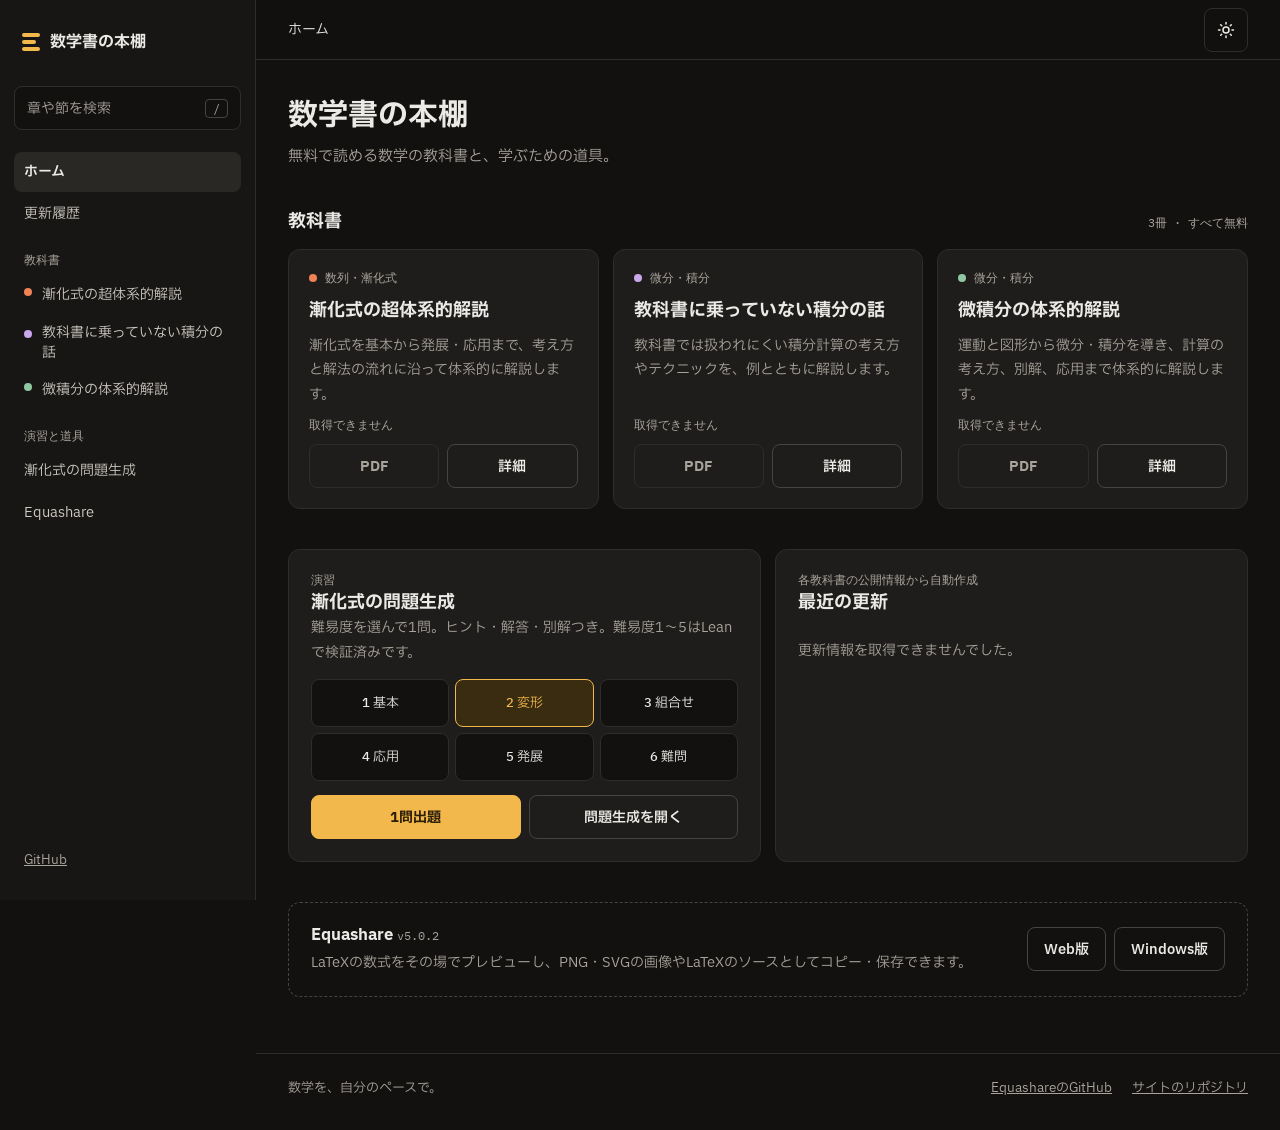
<file: index.html>
<!doctype html>
<html lang="ja" data-theme="dark">
<head>
  <meta charset="utf-8">
  <meta name="viewport" content="width=device-width, initial-scale=1">
  <meta name="description" content="無料で読める数学の教科書と、学ぶための道具。">
  <title>数学書の本棚</title>
  <script>try{document.documentElement.dataset.theme=localStorage.getItem("bookshelf:theme")==="light"?"light":"dark"}catch(e){}</script>
  <link rel="preconnect" href="https://fonts.googleapis.com">
  <link rel="preconnect" href="https://fonts.gstatic.com" crossorigin>
  <link rel="stylesheet" href="https://fonts.googleapis.com/css2?family=IBM+Plex+Sans+JP:wght@400;500;600;700&family=IBM+Plex+Mono:wght@400;500&display=swap">
  <link rel="stylesheet" href="shell.css">
  <link rel="stylesheet" href="styles.css">
  <script type="module" src="shell.js"></script>
  <script type="module" src="app.js"></script>
  <script type="speculationrules">{"prerender":[{"where":{"and":[{"href_matches":"/*"},{"not":{"href_matches":"*.pdf*"}},{"not":{"href_matches":"*/equashare/*"}},{"not":{"selector_matches":"[target=_blank], [download]"}}]},"eagerness":"moderate"}]}</script>
</head>
<body class="shell" data-page="home">
  <aside class="shell-sidebar" id="shell-sidebar" aria-label="サイドバー"></aside>

  <div class="shell-main">
    <header class="shell-topbar">
      <button type="button" class="shell-icon-button shell-menu-button" id="menu-toggle" aria-controls="shell-sidebar" aria-expanded="false" aria-label="メニュー">
        <svg aria-hidden="true" width="18" height="18" viewBox="0 0 24 24" fill="none" stroke="currentColor" stroke-width="2" stroke-linecap="round"><path d="M4 7h16M4 12h16M4 17h16"/></svg>
      </button>
      <nav class="shell-crumbs" aria-label="現在地"><span aria-current="page">ホーム</span></nav>
      <button type="button" class="shell-icon-button" id="theme-toggle" aria-label="表示の明るさを切り替え"></button>
    </header>

    <main id="main" class="page">
      <div class="page-head">
        <h1>数学書の本棚</h1>
        <p>無料で読める数学の教科書と、学ぶための道具。</p>
      </div>

      <section class="resume" id="resume" aria-labelledby="resume-title" hidden>
        <div class="resume-copy">
          <p class="eyebrow" id="resume-meta">この端末で前回開いた本</p>
          <h2 id="resume-title"></h2>
          <p class="muted" id="resume-kind"></p>
        </div>
        <div class="button-row" id="resume-actions"></div>
      </section>

      <section id="books" aria-labelledby="books-title">
        <div class="section-head">
          <h2 id="books-title">教科書</h2>
          <span class="eyebrow" id="catalog-count" aria-live="polite">読み込み中…</span>
        </div>
        <div class="book-grid" id="book-grid" aria-busy="true"></div>
        <p class="load-error" id="load-error" hidden>一覧を読み込めませんでした。時間をおいて再読み込みしてください。</p>
      </section>

      <div class="split">
        <section class="panel drill" aria-labelledby="drill-title">
          <div>
            <p class="eyebrow">演習</p>
            <h2 id="drill-title">漸化式の問題生成</h2>
            <p class="muted">難易度を選んで1問。ヒント・解答・別解つき。難易度1〜5はLeanで検証済みです。</p>
          </div>
          <div class="level-grid" role="group" aria-label="難易度">
            <button type="button" data-level="1" aria-pressed="false"><b>1</b> 基本</button>
            <button type="button" data-level="2" aria-pressed="true"><b>2</b> 変形</button>
            <button type="button" data-level="3" aria-pressed="false"><b>3</b> 組合せ</button>
            <button type="button" data-level="4" aria-pressed="false"><b>4</b> 応用</button>
            <button type="button" data-level="5" aria-pressed="false"><b>5</b> 発展</button>
            <button type="button" data-level="6" aria-pressed="false"><b>6</b> 難問</button>
          </div>
          <div class="button-row">
            <a class="button button-accent" id="drill-start" href="recurrence/?level=2">1問出題</a>
            <a class="button" href="recurrence/">問題生成を開く</a>
          </div>
        </section>

        <section class="panel" id="updates" aria-labelledby="updates-title">
          <div>
            <p class="eyebrow">各教科書の公開情報から自動作成</p>
            <h2 id="updates-title">最近の更新</h2>
          </div>
          <ol class="update-list" id="update-list" aria-busy="true">
            <li class="muted">読み込み中…</li>
          </ol>
        </section>
      </div>

      <section class="tool-strip" aria-labelledby="equashare-title">
        <div>
          <h2 id="equashare-title">Equashare <span class="eyebrow">v5.0.2</span></h2>
          <p class="muted">LaTeXの数式をその場でプレビューし、PNG・SVGの画像やLaTeXのソースとしてコピー・保存できます。</p>
        </div>
        <div class="button-row">
          <a class="button" href="equashare/" target="_blank" rel="noopener noreferrer">Web版</a>
          <a class="button" href="https://github.com/mas256/Equashare/releases/download/v5.0.2/Equashare_5.0.2_x64-setup.exe" download="Equashare_5.0.2_x64-setup.exe">Windows版</a>
        </div>
      </section>
    </main>

    <footer class="shell-footer">
      <span>数学を、自分のペースで。</span>
      <span class="footer-links">
        <a href="https://github.com/mas256/Equashare" target="_blank" rel="noopener noreferrer">EquashareのGitHub</a>
        <a href="https://github.com/mas256/math-textbooks" target="_blank" rel="noopener noreferrer">サイトのリポジトリ</a>
      </span>
    </footer>
  </div>
</body>
</html>
</file>
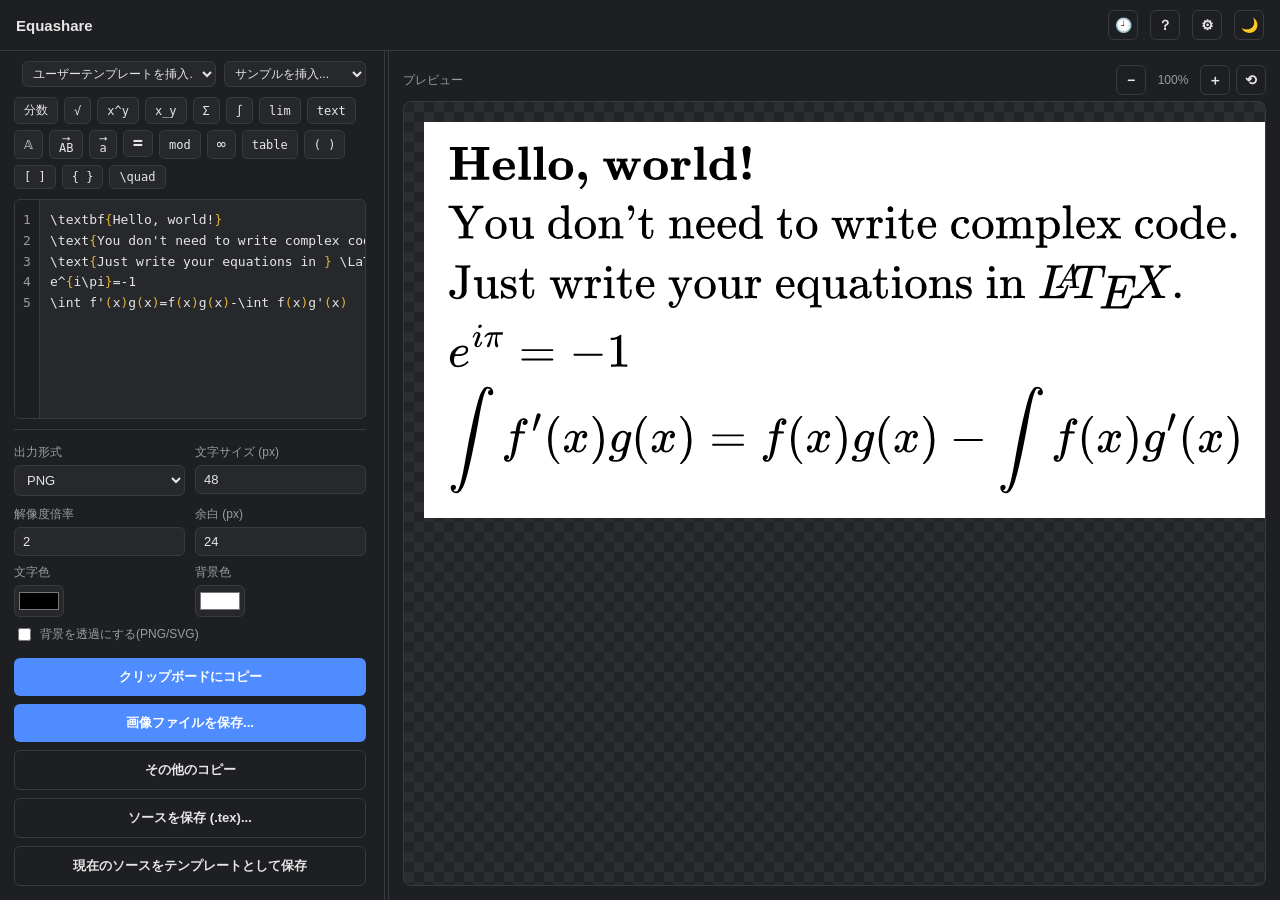
<file: equashare/index.html>
<!DOCTYPE html>
<html lang="ja" data-theme="dark">
<head>
  <meta charset="UTF-8" />
  <meta name="viewport" content="width=device-width, initial-scale=1.0" />
  <title>Equashare</title>
  <script type="module" crossorigin src="./assets/main-BgAI0WSi.js"></script>
  <link rel="modulepreload" crossorigin href="./assets/platform-B_4tsezj.js">
  <link rel="stylesheet" crossorigin href="./assets/platform-DMer9g-y.css">
</head>
<body>
  <div class="app">
    <header class="titlebar">
      <h1>Equashare<span id="unsavedDot" class="unsaved-dot hidden" aria-hidden="true" data-i18n-title="app.unsavedDot.title"></span></h1>
      <span id="status" class="status" role="status" aria-live="polite"></span>
      <button id="btnHistory" class="icon-btn" data-i18n-title="header.history.title" data-i18n-aria-label="header.history.ariaLabel" type="button">🕘</button>
      <button id="btnHelp" class="icon-btn" data-i18n-title="header.help.title" data-i18n-aria-label="header.help.ariaLabel" type="button">？</button>
      <button id="btnSettings" class="icon-btn" data-i18n-title="header.settings.title" data-i18n-aria-label="header.settings.ariaLabel" type="button">⚙</button>
      <button id="btnTheme" class="icon-btn" data-i18n-title="header.theme.title" data-i18n-aria-label="header.theme.ariaLabel" type="button">🌙</button>
    </header>

    <div id="templateEditBar" class="template-edit-bar hidden" role="status">
      <span id="templateEditBarText"></span>
    </div>

    <main class="main" id="mainLayout">
      <section class="editor-pane" id="editorPane">
        <div class="coding-part" id="codingPart">
          <div class="editor-toolbar">
            <select id="userTemplateSelect" data-i18n-title="toolbar.userTemplateSelect.title">
              <option value="" data-i18n="toolbar.userTemplateSelect.placeholder">ユーザーテンプレートを挿入...</option>
            </select>
            <select id="sampleSelect" data-i18n-title="toolbar.sampleSelect.title">
              <option value="" data-i18n="toolbar.sampleSelect.placeholder">サンプルを挿入...</option>
              <option value="a_{n+1}=\dfrac{a_{n}}{2-a_{n}}" data-i18n="sample.recurrence">漸化式</option>
              <option value="\int_0^1 x^2\,dx = \dfrac{1}{3}x^3" data-i18n="sample.definiteIntegral">定積分</option>
              <option value="\sum_{k=1}^n k = \dfrac{n(n+1)}{2}" data-i18n="sample.sum">総和</option>
              <option value="\lim_{x \to 0} \dfrac{\sin x}{x} = 1" data-i18n="sample.limit">極限</option>
              <option value="\begin{pmatrix} a & b \\ c & d \end{pmatrix}" data-i18n="sample.matrix">行列</option>
              <option value="e^{i\pi}+1=0" data-i18n="sample.euler">オイラーの等式</option>
              <option value="\text{円周率は$\pi$}" data-i18n="sample.text">テキスト</option>
              <option value="\begin{array}{c|cc} & x & y \\ \hline a & 1 & 2 \\ b & 3 & 4 \end{array}" data-i18n="sample.array">表(array)</option>
              <option value="\vec{a}\cdot\vec{b}=|a||b|\cos\theta" data-i18n="sample.vectorDot">ベクトル（内積）</option>
              <option value="a^{p-1} \equiv 1 \pmod{p}" data-i18n="sample.fermat">フェルマーの小定理</option>
            </select>
          </div>

          <div class="template-buttons" id="templateButtons">
            <button type="button" class="tmpl" data-insert="\frac{a}{b}" data-cursor="1" data-i18n-title="tmpl.frac.title">分数</button>
            <button type="button" class="tmpl" data-insert="\sqrt{a}" data-cursor="1" data-i18n-title="tmpl.sqrt.title">√</button>
            <button type="button" class="tmpl" data-insert="a^{b}" data-cursor="3" data-i18n-title="tmpl.sup.title">x^y</button>
            <button type="button" class="tmpl" data-insert="a_{b}" data-cursor="3" data-i18n-title="tmpl.sub.title">x_y</button>
            <button type="button" class="tmpl" data-insert="\sum_{k=1}^{n}" data-cursor="0" data-i18n-title="tmpl.sum.title">Σ</button>
            <button type="button" class="tmpl" data-insert="\int_{a}^{b}" data-cursor="0" data-i18n-title="tmpl.int.title">∫</button>
            <button type="button" class="tmpl" data-insert="\lim_{x \to 0}" data-cursor="0" data-i18n-title="tmpl.lim.title">lim</button>
            <button type="button" class="tmpl" data-insert="\text{}" data-cursor="1" data-i18n-title="tmpl.text.title">text</button>
            <button type="button" class="tmpl" data-insert="\mathbb{}" data-cursor="1" data-i18n-title="tmpl.mathbb.title">𝔸</button>
            <button type="button" class="tmpl vector-btn" data-insert="\overrightarrow{}" data-cursor="1" data-i18n-title="tmpl.overrightarrow.title">
              <span class="vector-arrow">→</span><span class="vector-base">AB</span>
            </button>
            <button type="button" class="tmpl vector-btn" data-insert="\vec{}" data-cursor="1" data-i18n-title="tmpl.vec.title">
              <span class="vector-arrow">→</span><span class="vector-base">a</span>
            </button>

            <div class="tmpl-dropdown" id="eqDropdown">
              <button type="button" class="tmpl-trigger" id="eqTrigger" data-i18n-title="tmpl.eqTrigger.title" aria-haspopup="menu" aria-expanded="false">=</button>
              <div class="tmpl-dropdown-menu" id="eqMenu" role="menu">
                <button type="button" role="menuitem" class="tmpl" data-insert="\gt" data-cursor="0" data-i18n-title="tmpl.gt.title">&gt;</button>
                <button type="button" role="menuitem" class="tmpl" data-insert="\lt" data-cursor="0" data-i18n-title="tmpl.lt.title">&lt;</button>
                <button type="button" role="menuitem" class="tmpl" data-insert="\ge" data-cursor="0" data-i18n-title="tmpl.ge.title">≥</button>
                <button type="button" role="menuitem" class="tmpl" data-insert="\le" data-cursor="0" data-i18n-title="tmpl.le.title">≤</button>
                <button type="button" role="menuitem" class="tmpl" data-insert="\neq" data-cursor="0" data-i18n-title="tmpl.neq.title">≠</button>
                <button type="button" role="menuitem" class="tmpl" data-insert="\approx" data-cursor="0" data-i18n-title="tmpl.approx.title">≈</button>
                <button type="button" role="menuitem" class="tmpl" data-insert="\equiv" data-cursor="0" data-i18n-title="tmpl.equiv.title">≡</button>
              </div>
            </div>

            <button type="button" class="tmpl" data-insert="\pmod{n}" data-cursor="1" data-i18n-title="tmpl.pmod.title">mod</button>
            <button type="button" class="tmpl tmpl-sym" data-insert="\infty" data-cursor="0" data-i18n-title="tmpl.infty.title">∞</button>
            <button type="button" class="tmpl" data-insert="\begin{array}{cc} a & b \\ c & d \end{array}" data-cursor="0" data-i18n-title="tmpl.table.title">table</button>
            <button type="button" class="tmpl" data-insert="\left(a\right)" data-cursor="7" data-wrap-before="\left(" data-wrap-after="\right)" data-i18n-title="tmpl.parenAuto.title">( )</button>
            <button type="button" class="tmpl" data-insert="\left[a\right]" data-cursor="7" data-wrap-before="\left[" data-wrap-after="\right]" data-i18n-title="tmpl.bracketAuto.title">[ ]</button>
            <button type="button" class="tmpl" data-insert="\left\{a\right\}" data-cursor="8" data-wrap-before="\left\{" data-wrap-after="\right\}" data-i18n-title="tmpl.braceAuto.title">{ }</button>
            <button type="button" class="tmpl" data-insert="\quad" data-cursor="0" data-i18n-title="tmpl.quad.title">\quad</button>
          </div>

          <div class="editor-wrap">
            <div id="gutter" class="gutter">1</div>
            <div class="input-stack">
              <pre id="inputOverlay" class="input-overlay" aria-hidden="true"></pre>
              <textarea id="input" data-i18n-aria-label="input.ariaLabel" spellcheck="false" wrap="off" placeholder="\int f'(x)g(x)=f(x)g(x)-\int f(x)g'(x)"></textarea>
            </div>
            <div id="suggestPopup" class="suggest-popup hidden" role="listbox" data-i18n-aria-label="suggestPopup.ariaLabel"></div>
            <div id="bracketHighlightA" class="bracket-highlight-box hidden" aria-hidden="true"></div>
            <div id="bracketHighlightB" class="bracket-highlight-box hidden" aria-hidden="true"></div>
          </div>
        </div>

        <div class="splitter splitter-h" id="splitterH" data-i18n-title="layout.splitterH.title" role="separator" aria-orientation="horizontal" data-i18n-aria-label="layout.splitterH.ariaLabel" tabindex="0"></div>

        <div class="output-part" id="outputPart">
          <div class="settings">
            <div class="field">
              <label for="format" data-i18n="output.format">出力形式</label>
              <select id="format">
                <option value="svg">SVG</option>
                <option value="png" selected>PNG</option>
              </select>
            </div>

            <div class="field">
              <label for="fontSize" data-i18n="output.fontSize">文字サイズ (px)</label>
              <input id="fontSize" type="number" min="12" max="200" value="48" />
            </div>

            <div class="field">
              <label for="scale" data-i18n="output.scale">解像度倍率</label>
              <input id="scale" type="number" min="1" max="8" step="0.5" value="2" />
            </div>

            <div class="field">
              <label for="paddingPx" data-i18n="output.paddingPx">余白 (px)</label>
              <input id="paddingPx" type="number" min="0" max="200" step="1" value="24" />
            </div>
          </div>

          <div class="settings settings-colors">
            <div class="field">
              <label for="fontColor" data-i18n="output.fontColor">文字色</label>
              <input id="fontColor" type="color" value="#000000" />
            </div>

            <div class="field">
              <label for="backgroundColor" data-i18n="output.backgroundColor">背景色</label>
              <input id="backgroundColor" type="color" value="#ffffff" />
            </div>
          </div>

          <label class="checkbox-field">
            <input id="transparentBg" type="checkbox" />
            <span data-i18n="output.transparentBg">背景を透過にする(PNG/SVG)</span>
          </label>

          <div class="actions">
            <button id="btnCopy" data-i18n-title="actions.copy.title" data-i18n-aria-label="actions.copy.ariaLabel" data-i18n="actions.copy.text">クリップボードにコピー</button>
            <button id="btnSave" data-i18n-title="actions.save.title" data-i18n-aria-label="actions.save.ariaLabel" data-i18n="actions.save.text">画像ファイルを保存...</button>
            <div class="dropdown" id="otherCopyDropdown">
              <button id="btnOtherCopy" type="button" class="secondary" aria-haspopup="true" aria-expanded="false" data-i18n-title="actions.otherCopy.title" data-i18n="actions.otherCopy.text">その他のコピー</button>
              <div id="otherCopyMenu" class="dropdown-menu hidden" role="menu" data-i18n-aria-label="actions.otherCopy.title">
                <button type="button" id="btnCopyUnicode" role="menuitem" data-i18n="actions.copyUnicode.text">Unicodeに変換してコピー</button>
                <button type="button" id="btnCopyMathML" role="menuitem" data-i18n="actions.copyMathML.text">MathMLとしてコピー</button>
              </div>
            </div>
            <button id="btnSaveSource" class="secondary" data-i18n-aria-label="actions.saveSource.ariaLabel" data-i18n="actions.saveSource.text">ソースを保存 (.tex)...</button>
            <button id="btnSaveAsTemplate" class="secondary" data-i18n-aria-label="actions.saveAsTemplate.ariaLabel" data-i18n="actions.saveAsTemplate.text">現在のソースをテンプレートとして保存</button>
            <button id="btnTemplateEditCancel" type="button" class="secondary hidden" data-i18n-title="actions.templateEditCancel.title" data-i18n-aria-label="actions.templateEditCancel.ariaLabel" data-i18n="actions.templateEditCancel.text">編集をキャンセル</button>
          </div>
        </div>
      </section>

      <div class="splitter splitter-v" id="splitterV" data-i18n-title="layout.splitterV.title" role="separator" aria-orientation="vertical" data-i18n-aria-label="layout.splitterV.ariaLabel" tabindex="0"></div>

      <section class="preview-pane" data-i18n-aria-label="preview.ariaLabel">
        <div class="preview-toolbar">
          <label data-i18n="preview.label">プレビュー</label>
          <div class="zoom-controls">
            <button id="zoomOut" class="icon-btn" type="button" data-i18n-title="preview.zoomOut.title" data-i18n-aria-label="preview.zoomOut.ariaLabel">−</button>
            <span id="zoomLabel">100%</span>
            <button id="zoomIn" class="icon-btn" type="button" data-i18n-title="preview.zoomIn.title" data-i18n-aria-label="preview.zoomIn.ariaLabel">＋</button>
            <button id="zoomReset" class="icon-btn" type="button" data-i18n-title="preview.zoomReset.title" data-i18n-aria-label="preview.zoomReset.ariaLabel">⟲</button>
          </div>
        </div>
        <div id="previewWrap" class="preview-wrap">
          <div id="preview" class="preview"></div>
        </div>
      </section>
    </main>
  </div>

  <!-- ヘルプモーダル -->
  <div id="helpOverlay" class="help-overlay hidden">
    <div class="help-panel" role="dialog" aria-modal="true" aria-labelledby="helpTitle">
      <div class="help-header">
        <h2 id="helpTitle"><span data-i18n="help.title">使い方・仕様</span> <span id="helpVersion" class="help-version"></span></h2>
        <button id="btnHelpClose" class="icon-btn" type="button" data-i18n-title="help.close.title" data-i18n-aria-label="help.close.ariaLabel">✕</button>
      </div>
      <div class="help-body" id="helpBody" data-i18n-html="help.body">
        <h3>基本の使い方</h3>
        <ul>
          <li>左上の入力欄に、1行につき1つの数式(LaTeX記法)を書きます。<code>$$</code>や<code>\begin{align}</code>は不要です。入力するとリアルタイムで右側にプレビューが表示されます。</li>
          <li>複数行入力すると、左揃えで縦に並べて1枚の画像として合成されます。</li>
          <li>1つの数式をコード上では読みやすく複数行に分けて書きつつ、画像側では改行させたくない場合は、その範囲を <code>\begin{nobreak}</code> と <code>\end{nobreak}</code>(それぞれ単独の行)で囲みます。間の行は空白区切りで1つの数式として結合され、1行として描画されます。<code>\begin{nobreak}</code>/<code>\end{nobreak}</code> 自体は本来のLaTeX記法ではなくこのアプリ独自のマーカーのため、画像には出力されません。</li>
          <li>連続する複数行がそれぞれ <code>&amp;</code> を1つ以上含む場合、<code>\begin{align}</code>環境を書かなくても、その<code>&amp;</code>の位置を行同士で縦に揃えて描画します(align環境の見た目に近い動作。<code>&amp;</code>を含まない行が来ると揃えは区切られます)。</li>
          <li>文章(日本語含む)を書きたい場合は <code>\text{ここに文章}</code> のように <code>\text{}</code> で囲みます。</li>
          <li>数式は常に displaystyle(<code>$$...$$</code>相当の大きな表示)でレンダリングされます。</li>
        </ul>

        <h3>出力・保存</h3>
        <ul>
          <li><b>出力形式</b>: SVG / PNG から選べます。</li>
          <li><b>クリップボードにコピー</b>: 選択中の形式に関わらず、常にPNGとしてラスタ画像をコピーします。</li>
          <li><b>画像ファイルを保存...</b>: 選択中の形式でファイルとして保存します(保存するまでファイルは作られません)。デフォルトのファイル名は「Equashare image」です。</li>
          <li><b>ソースを保存 (.tex)...</b>: 入力欄の数式だけをUTF-8の<code>.tex</code>テキストとして保存します。デフォルトのファイル名は「Equashare tex」です。</li>
          <li><b>その他のコピー</b>: PNG画像としてのコピー以外に、数式をプレーンテキストへ変換してコピーする<b>Unicodeに変換してコピー</b>(上付き・下付き文字などをUnicodeの近い文字で表現します。対応する文字が無い場合は<code>^(...)</code>/<code>_(...)</code>という表記にフォールバックします)と、<b>MathMLとしてコピー</b>(Word等、MathMLの貼り付けに対応したアプリ向け)を選べます。</li>
          <li>初めて保存するファイルはEquashareホームディレクトリ(下記参照)を初期の保存先とし、以降の保存はディレクトリを問わず直前に保存した場所を記憶します。</li>
        </ul>

        <h3>入力補助</h3>
        <ul>
          <li><b>ユーザーテンプレートを挿入</b>: 自分で保存したテンプレートをカーソル位置に挿入します。</li>
          <li><b>現在のソースをテンプレートとして保存</b>: 入力欄の内容をテンプレートとして保存します。名前を入力するポップアップが表示され、同じ名前で保存すると上書きされます。管理(名前の編集・削除)は設定(⚙)内の「テンプレートを管理」から行えます。</li>
          <li><b>サンプルを挿入</b>: よく使う数式のひな形をカーソル位置に挿入します。</li>
          <li><b>分数・√・x^y など</b>の「よく使う記法」ボタン: クリックでカーソル位置にスニペットを挿入します。</li>
          <li><b>サジェスト</b>: 入力欄で <code>\</code> を入力すると、対応するLaTeXコマンドと入力済みの<code>\newcommand</code>マクロの候補がポップアップします。候補には実際に挿入される<code>{}</code>や<code>_{}^{}</code>等も表示され、インテグラル(<code>\int</code>系)・シグマ・ラージパイ・極限(<code>\lim</code>系)などは、素のコマンドと添字付き(例: <code>\int</code> と <code>\int_{}^{}</code>)の両方が候補に出ます。上下キーで選択、Tab/Enterで確定、Escで閉じます。設定(⚙)からON/OFFできます。</li>
          <li><b>Tabキーでスペース挿入</b>: 入力欄にカーソルがある状態で <code>Tab</code> を押すと、カーソル位置にスペースが挿入されます(サジェスト候補の表示中はTabで確定が優先されます)。挿入するスペースの数は設定(⚙)の「Tabキーで挿入するスペース数」から変更できます。</li>
          <li>入力欄の左側に行番号を表示します。MathJaxが解釈できない行は<span class="err-sample">赤色</span>で示され、その行のプレビューにも赤字で「Syntax Error」と1行だけ表示されます(その行だけがエラー表示になり、他の行の表示は継続します)。</li>
        </ul>

        <h3>Webページ上のLaTeXを開く</h3>
        <ul>
          <li>Webページ上でLaTeX数式(MathJax等で描画済みのもの)を選択して右クリックすると、「Equashareで簡易表示」(簡易入力ポップアップに読み込む)と「Equashareで表示」(Equashareのタブを開く/切り替えて読み込む)が選べます。選択範囲の見た目のテキストではなく、ページのDOMから元のLaTeXソースを抽出するため、<code>^2</code>や<code>\sqrt</code>等の記法がそのまま復元されます。</li>
          <li>ページ側(MathJax等)が数式への右クリックに独自メニューを表示する設定になっていると、ブラウザの標準の右クリックメニュー自体が表示できずこの機能が使えないことがあります。その場合は下記のショートカットでも同じ抽出ロジックが使えます。</li>
        </ul>

        <h3>プレビュー操作</h3>
        <ul>
          <li>ズームボタン、または <code>Ctrl</code>+マウスホイールで拡大縮小できます。</li>
          <li>プレビュー領域をドラッグするとパン(視点移動)できます。</li>
        </ul>

        <h3>キーボードショートカット</h3>
        <ul>
          <li><code>Ctrl(⌘)+S</code>: 画像ファイルを保存</li>
          <li><code>Ctrl(⌘)+Shift+C</code>: クリップボードにコピー</li>
          <li><code>Ctrl(⌘)+Z</code>: 元に戻す(入力欄)</li>
          <li><code>Ctrl(⌘)+Y</code> または <code>Ctrl(⌘)+Shift+Z</code>: やり直し(入力欄)</li>
          <li><code>Ctrl+Shift+E</code>(既定値): ブラウザ上で数式を選択した状態で押すと、デスクトップ版Equashare(v5.0.0以降、一度起動して連携が設定済みの場合)の簡易入力ポップアップへその数式を直接送ります。連携が未設定・送信失敗・選択なしの場合は、拡張機能自身の簡易入力ポップアップにフォールバックします。ブラウザの拡張機能ショートカットとして登録されているため、キーの変更は設定(⚙)の「簡易入力ポップアップのショートカット」からChromeの拡張機能ショートカット設定画面を開いて行います(拡張機能の仕様上、この画面から直接キーを記録することはできません)。ブラウザにフォーカスがある間のみ動作します。</li>
        </ul>

        <h3>レイアウト</h3>
        <ul>
          <li>入力欄と設定欄の間の境界線(横線)をドラッグすると、それぞれの高さを調整できます。</li>
          <li>左側の編集パネルとプレビューの間の境界線(縦線)をドラッグすると、幅を調整できます。</li>
          <li>これらのサイズやテーマ(ライト/ダーク)、最後に保存したフォルダは次回起動時も記憶されます。</li>
        </ul>

        <h3>未保存表示・下書きの自動保存</h3>
        <ul>
          <li>未保存の変更があるとタブのタイトルの先頭に <code>●</code> が付きます。ソースを保存すると消えます。</li>
          <li>未保存の変更がある状態でタブを閉じる・リロードしようとすると、ブラウザ標準の確認ダイアログが表示されます(この確認自体は常時有効で、デスクトップ版のような設定項目はありません)。</li>
          <li>これとは別に、入力するたびに内容が自動的に下書きとして保存されており、設定(⚙)の「起動時の状態」を「前回のソースを開く」にしていれば、次回タブを開いたときに自動で復元されます。</li>
        </ul>

        <h3>設定(⚙)</h3>
        <ul>
          <li><b>言語</b>: 日本語 / English を切り替えられます。</li>
          <li><b>UIサイズ</b>: アプリ全体の文字サイズ・ボタンサイズを一括で調整できます。<b>よく使う記法・保存/コピー等ボタンのサイズ</b>はこれとは別に調整できます。</li>
          <li><b>サジェスト</b> / <b>デフォルトテキスト</b>(起動時にサンプル数式を自動投入するか) のON/OFF</li>
          <li><b>起動時の状態</b>: デフォルトの状態で起動(既定) / 前回のソースを開く(自動保存された下書きを復元)</li>
          <li><b>選択範囲を括弧で囲む</b>: ONの場合、入力欄でテキストを選択した状態で <code>(</code> <code>[</code> <code>{</code> などを押すと、選択範囲をその括弧で囲みます(OFFの場合は選択範囲を置き換えます)。</li>
          <li><b>Tabキーで挿入するスペース数</b> / <b>履歴の保持件数</b>(コピー・保存操作の履歴として保持する件数): 数値で指定します。</li>
          <li><b>簡易入力ポップアップのショートカット</b>: 現在割り当てられているキーを表示します。「変更...」を押すとChromeの拡張機能ショートカット設定画面が開きます(拡張機能の仕様上、この画面から直接キーを記録することはできません)。</li>
          <li><b>既定の出力設定(起動時)</b>: 出力形式・文字サイズ・解像度倍率・余白・背景の透過有無の初期値をここで設定できます。ここでの変更は次回起動時から適用され、起動中に上部の出力設定欄で変えた内容とは独立です。</li>
          <li><b>テンプレートを管理</b>: 保存したユーザーテンプレートの一覧・編集・削除。管理画面右上のボタンから、テンプレート一式をファイルへエクスポート/ファイルからインポートできます。インポート時に同名のテンプレートがある場合は、上書きする・名前を変更して追加する・インポートをキャンセルする、のいずれかを選べます。</li>
        </ul>

        <h3>対応しているLaTeX記法(制限事項)</h3>
        <p>
          バンドルサイズ軽量化のため、MathJaxの全パッケージではなく以下のパッケージのみを
          読み込んでいます。
        </p>
        <ul>
          <li><code>base</code>: 基本的な数式・分数・根号・添字・ギリシャ文字・行列/表環境・<code>\left \right</code>など</li>
          <li><code>ams</code>: AMS-LaTeXの記法(<code>\dfrac</code>、<code>\begin{pmatrix}</code>、<code>\text</code>、各種矢印など)</li>
          <li><code>boldsymbol</code>: <code>\boldsymbol{}</code>(数式太字)</li>
          <li><code>color</code>: <code>\color{}</code>(文字色)</li>
          <li><code>mathtools</code>: <code>amsmath</code>の拡張記法</li>
          <li><code>newcommand</code>: <code>\newcommand</code>によるマクロ定義</li>
        </ul>
        <p>
          <code>src/mathRender.ts</code>の<code>MATH_PACKAGES</code>配列に追加することで追加可能です。
        </p>

        <h3>日本語フォントについて</h3>
        <p>
          <code>\text{}</code>内の日本語は同梱フォント(Noto Serif JP)のアウトラインを直接埋め込むため、
          実行環境に日本語フォントが無くても正しく表示されます。フォント自体は初めて日本語を含む行を
          入力したタイミングで読み込まれるため、日本語を使わない場合は読み込まれません。
        </p>
      </div>
    </div>
  </div>


  <!-- 設定モーダル -->
  <div id="settingsOverlay" class="help-overlay hidden">
    <div id="settingsPanel" class="help-panel settings-panel" role="dialog" aria-modal="true" aria-labelledby="settingsTitle">
      <div class="help-header">
        <h2 id="settingsTitle" data-i18n="settings.title">設定</h2>
        <div class="help-header-actions">
          <button id="btnTemplateImport" class="icon-btn hidden" type="button" data-i18n-title="templateManage.import.title" data-i18n-aria-label="templateManage.import.ariaLabel">⇪</button>
          <button id="btnTemplateExport" class="icon-btn hidden" type="button" data-i18n-title="templateManage.export.title" data-i18n-aria-label="templateManage.export.ariaLabel">⇩</button>
          <button id="btnSettingsClose" class="icon-btn" type="button" data-i18n-title="settings.close.title" data-i18n-aria-label="settings.close.ariaLabel">✕</button>
        </div>
      </div>
      <div class="help-body">
        <div id="settingsListView">
          <h3 class="settings-section-title" data-i18n="settings.display.title">表示</h3>
          <div class="settings-row">
            <label for="settingLanguage" data-i18n="settings.language">言語</label>
            <select id="settingLanguage">
              <option value="ja">日本語</option>
              <option value="en">English</option>
            </select>
          </div>
          <div class="settings-row">
            <label for="settingUiScale" data-i18n="settings.uiScale">UIサイズ(文字・ボタン)</label>
            <div class="range-field">
              <input id="settingUiScale" type="range" min="70" max="150" step="5" value="100" />
              <span id="settingUiScaleLabel" class="range-value">100%</span>
            </div>
          </div>
          <div class="settings-row">
            <label for="settingTmplScale" data-i18n="settings.tmplScale">よく使う記法・保存/コピー等ボタンのサイズ</label>
            <div class="range-field">
              <input id="settingTmplScale" type="range" min="70" max="150" step="5" value="100" />
              <span id="settingTmplScaleLabel" class="range-value">100%</span>
            </div>
          </div>

          <div class="settings-row">
            <label for="settingSuggest" data-i18n="settings.suggest">サジェスト</label>
            <button id="settingSuggest" type="button" class="toggle-btn" aria-pressed="true">ON</button>
          </div>
          <div class="settings-row">
            <label for="settingDefaultText" data-i18n="settings.defaultText">デフォルトテキスト</label>
            <button id="settingDefaultText" type="button" class="toggle-btn" aria-pressed="true">ON</button>
          </div>
          <div class="settings-row">
            <label for="settingStartupMode" data-i18n="settings.startupMode">起動時の状態</label>
            <select id="settingStartupMode">
              <option value="default" data-i18n="settings.startupMode.default">デフォルトの状態で起動</option>
              <option value="lastSource" data-i18n="settings.startupMode.lastSource">前回のソースを開く</option>
            </select>
          </div>
          <div class="settings-row">
            <label for="settingBracketWrapSelection" data-i18n="settings.bracketWrapSelection">選択範囲を括弧で囲む</label>
            <button id="settingBracketWrapSelection" type="button" class="toggle-btn" aria-pressed="true">ON</button>
          </div>
          <div class="settings-row">
            <label for="settingTabSize" data-i18n="settings.tabSize">Tabキーで挿入するスペース数</label>
            <input id="settingTabSize" type="number" min="1" max="16" step="1" />
          </div>
          <div class="settings-row">
            <label for="settingHistoryLimit" data-i18n="settings.historyLimit">履歴の保持件数</label>
            <input id="settingHistoryLimit" type="number" min="5" max="20" step="1" />
          </div>
          <div class="settings-row settings-row-dir">
            <label data-i18n="settings.hotkey">簡易入力ポップアップのショートカット</label>
            <div class="dir-picker">
              <input id="settingHotkeyDisplay" type="text" readonly value="Ctrl+Shift+E" />
              <button id="btnChangeHotkey" type="button" class="secondary" data-i18n="settings.hotkey.change">変更...</button>
            </div>
          </div>
          <p class="settings-section-desc" data-i18n="settings.hotkey.desc">Chromeの拡張機能ショートカット設定画面が開きます(ブラウザにフォーカスがある間だけ動作します)。</p>

          <h3 class="settings-section-title" data-i18n="settings.outputDefaults.title">既定の出力設定(起動時)</h3>
          <p class="settings-section-desc" data-i18n="settings.outputDefaults.desc">起動のたびにこの内容へ初期化されます(セッション中の変更は次回起動時にリセットされます)。</p>
          <div class="settings-row">
            <label for="settingDefaultFormat" data-i18n="output.format">出力形式</label>
            <select id="settingDefaultFormat">
              <option value="svg">SVG</option>
              <option value="png">PNG</option>
            </select>
          </div>
          <div class="settings-row">
            <label for="settingDefaultFontSize" data-i18n="output.fontSize">文字サイズ (px)</label>
            <input id="settingDefaultFontSize" type="number" min="12" max="200" />
          </div>
          <div class="settings-row">
            <label for="settingDefaultScale" data-i18n="output.scale">解像度倍率</label>
            <input id="settingDefaultScale" type="number" min="1" max="8" step="0.5" />
          </div>
          <div class="settings-row">
            <label for="settingDefaultPaddingPx" data-i18n="output.paddingPx">余白 (px)</label>
            <input id="settingDefaultPaddingPx" type="number" min="0" max="200" step="1" />
          </div>
          <div class="settings-row">
            <label for="settingDefaultTransparentBg" data-i18n="output.transparentBg">背景を透過にする</label>
            <button id="settingDefaultTransparentBg" type="button" class="toggle-btn" aria-pressed="false">OFF</button>
          </div>

          <button id="btnManageTemplates" type="button" class="secondary settings-nav-btn" data-i18n="settings.manageTemplates">テンプレートを管理 ›</button>

          <h3 class="settings-section-title" data-i18n="settings.transfer.title">設定の移行</h3>
          <p class="settings-section-desc" data-i18n="settings.transfer.description">表示と既定の出力設定をJSONで保存します。保存先、ウィンドウ配置、ショートカット、入力内容、履歴は含みません。テンプレートは「テンプレートを管理」から別途移行できます。</p>
          <button id="btnExportSettings" type="button" class="secondary settings-nav-btn" data-i18n="settings.transfer.export">設定をエクスポート (JSON)</button>
          <button id="btnImportSettings" type="button" class="secondary settings-nav-btn" data-i18n="settings.transfer.import">設定をインポート (JSON)</button>
          <input id="settingsImportInput" type="file" accept="application/json,.json" class="hidden" />
        </div>

        <div id="templateManageView" class="hidden">
          <div class="template-manage-header">
            <button id="btnTemplateManageBack" type="button" class="icon-btn" data-i18n-title="templateManage.back.title" data-i18n-aria-label="templateManage.back.ariaLabel">←</button>
            <h3 data-i18n="templateManage.heading">テンプレートを管理</h3>
          </div>
          <div id="templateManageList" class="template-list"></div>
          <p id="templateManageEmpty" class="template-manage-empty hidden" data-i18n="templateManage.empty">保存されたテンプレートはありません。</p>
          <input id="templateImportInput" type="file" accept="application/json,.json" class="hidden" />
        </div>
      </div>
    </div>
  </div>

  <!-- 汎用確認モーダル(削除確認など) -->
  <div id="confirmOverlay" class="help-overlay hidden">
    <div class="help-panel confirm-panel" role="alertdialog" aria-modal="true" aria-labelledby="confirmTitle">
      <div class="help-header">
        <h2 id="confirmTitle" data-i18n="confirm.title">確認</h2>
      </div>
      <div class="help-body">
        <p id="confirmMessage"></p>
        <div class="modal-actions">
          <button id="btnConfirmOk" type="button"></button>
          <button id="btnConfirmCancel" type="button" class="secondary" data-i18n="confirm.cancel">キャンセル</button>
        </div>
      </div>
    </div>
  </div>

  <!-- テンプレート名入力モーダル -->
  <div id="templateNamePromptOverlay" class="help-overlay hidden">
    <div class="help-panel confirm-panel" role="dialog" aria-modal="true" aria-labelledby="templateNamePromptTitle">
      <div class="help-header">
        <h2 id="templateNamePromptTitle" data-i18n="templateNamePrompt.title">テンプレート名を入力してください</h2>
      </div>
      <div class="help-body">
        <input id="templateNameInput" type="text" class="template-name-input" data-i18n-aria-label="templateNamePrompt.ariaLabel" />
        <div class="modal-actions">
          <button id="btnTemplateNameConfirm" type="button" data-i18n="templateNamePrompt.save">保存</button>
          <button id="btnTemplateNameCancel" type="button" class="secondary" data-i18n="templateNamePrompt.cancel">キャンセル</button>
        </div>
      </div>
    </div>
  </div>

  <!-- テンプレートインポート時、同名テンプレートがあった場合の3択モーダル -->
  <div id="templateImportConflictOverlay" class="help-overlay hidden">
    <div class="help-panel confirm-panel" role="alertdialog" aria-modal="true" aria-labelledby="templateImportConflictTitle">
      <div class="help-header">
        <h2 id="templateImportConflictTitle" data-i18n="templateImportConflict.title">同名のテンプレートがあります</h2>
      </div>
      <div class="help-body">
        <p id="templateImportConflictMessage" style="white-space: pre-line;"></p>
        <div class="modal-actions modal-actions-vertical">
          <button id="btnImportConflictOverwrite" type="button" data-i18n="templateImportConflict.overwrite">上書きする</button>
          <button id="btnImportConflictRename" type="button" class="secondary" data-i18n="templateImportConflict.rename">名前を変更して追加</button>
          <button id="btnImportConflictCancel" type="button" class="secondary" data-i18n="templateImportConflict.cancel">インポートをキャンセル</button>
        </div>
      </div>
    </div>
  </div>

  <!-- 履歴パネル(数式・出力の履歴、コピー/保存操作をトリガーに記録) -->
  <div id="historyOverlay" class="help-overlay hidden">
    <div id="historyPanel" class="help-panel history-panel" role="dialog" aria-modal="true" aria-labelledby="historyTitle">
      <div class="help-header">
        <h2 id="historyTitle" data-i18n="history.title">履歴</h2>
        <button id="btnHistoryClose" class="icon-btn" type="button" data-i18n-title="history.close.title" data-i18n-aria-label="history.close.ariaLabel">✕</button>
      </div>
      <div class="help-body">
        <div id="historyList" class="template-list"></div>
        <p id="historyEmpty" class="template-manage-empty hidden" data-i18n="history.empty">まだ履歴はありません(コピーまたは保存すると記録されます)。</p>
        <button id="btnHistoryClearAll" type="button" class="secondary btn-danger history-clear-all hidden" data-i18n="history.clearAll">履歴をすべて削除</button>
      </div>
    </div>
  </div>

</body>
</html>
</file>
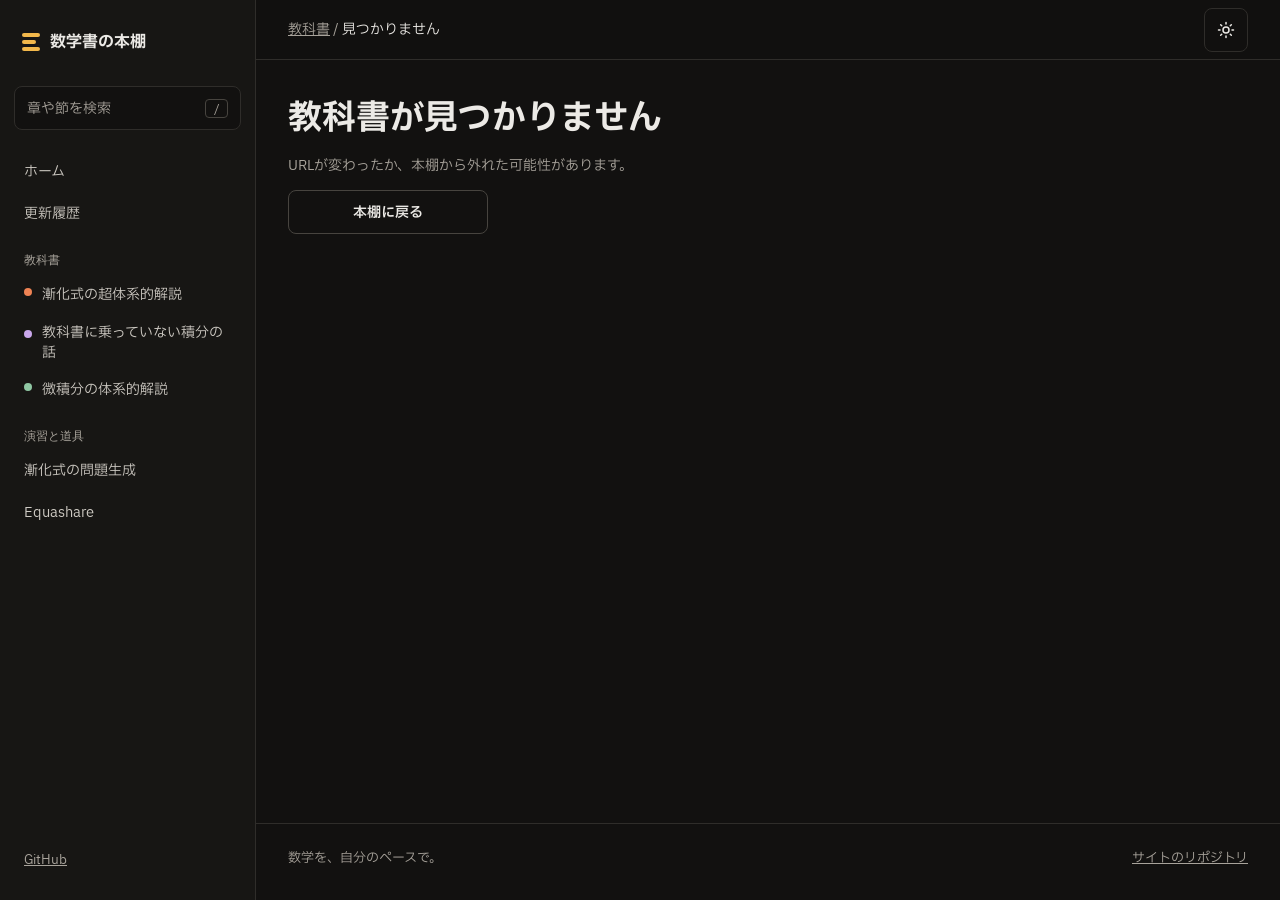
<file: book.html>
<!doctype html>
<html lang="ja" data-theme="dark">
<head>
  <meta charset="utf-8">
  <meta name="viewport" content="width=device-width, initial-scale=1">
  <meta name="description" content="数学書の本棚の教科書ページ。目次と版の履歴、PDFへのリンク。">
  <title>教科書 — 数学書の本棚</title>
  <script>try{document.documentElement.dataset.theme=localStorage.getItem("bookshelf:theme")==="light"?"light":"dark"}catch(e){}</script>
  <link rel="preconnect" href="https://fonts.googleapis.com">
  <link rel="preconnect" href="https://fonts.gstatic.com" crossorigin>
  <link rel="stylesheet" href="https://fonts.googleapis.com/css2?family=IBM+Plex+Sans+JP:wght@400;500;600;700&family=IBM+Plex+Mono:wght@400;500&display=swap">
  <link rel="stylesheet" href="shell.css">
  <link rel="stylesheet" href="styles.css">
  <script type="module" src="shell.js"></script>
  <script type="module" src="book.js"></script>
  <script type="speculationrules">{"prerender":[{"where":{"and":[{"href_matches":"/*"},{"not":{"href_matches":"*.pdf*"}},{"not":{"href_matches":"*/equashare/*"}},{"not":{"selector_matches":"[target=_blank], [download]"}}]},"eagerness":"moderate"}]}</script>
</head>
<body class="shell" data-page="book">
  <aside class="shell-sidebar" id="shell-sidebar" aria-label="サイドバー"></aside>

  <div class="shell-main">
    <header class="shell-topbar">
      <button type="button" class="shell-icon-button shell-menu-button" id="menu-toggle" aria-controls="shell-sidebar" aria-expanded="false" aria-label="メニュー">
        <svg aria-hidden="true" width="18" height="18" viewBox="0 0 24 24" fill="none" stroke="currentColor" stroke-width="2" stroke-linecap="round"><path d="M4 7h16M4 12h16M4 17h16"/></svg>
      </button>
      <nav class="shell-crumbs" aria-label="現在地"><a href="./">教科書</a> <span aria-hidden="true">/</span> <span aria-current="page" id="crumb-title">…</span></nav>
      <button type="button" class="shell-icon-button" id="theme-toggle" aria-label="表示の明るさを切り替え"></button>
    </header>

    <main id="main" class="page">
      <div class="book-layout" id="book-layout">
        <div class="book-body">
          <div class="book-head">
            <p class="eyebrow book-category"><span class="shell-dot" id="book-dot" aria-hidden="true"></span><span id="book-category"></span></p>
            <h1 id="book-title">教科書</h1>
            <p class="description" id="book-description"></p>
            <p class="chips" id="book-chips"></p>
            <div class="button-row" id="read-actions">
              <a class="button button-accent" id="release-pdf" aria-disabled="true">PDFで読む</a>
            </div>
          </div>

          <div class="tabs" role="tablist" aria-label="本の情報">
            <button type="button" role="tab" id="tab-about" aria-controls="panel-about" aria-selected="false" tabindex="-1">概要</button>
            <button type="button" role="tab" id="tab-toc" aria-controls="panel-toc" aria-selected="true">目次</button>
            <button type="button" role="tab" id="tab-history" aria-controls="panel-history" aria-selected="false" tabindex="-1">版の履歴</button>
          </div>

          <section role="tabpanel" id="panel-about" aria-labelledby="tab-about" hidden></section>
          <section role="tabpanel" id="panel-toc" aria-labelledby="tab-toc">
            <p class="empty-note">目次を読み込んでいます…</p>
          </section>
          <section role="tabpanel" id="panel-history" aria-labelledby="tab-history" hidden></section>
        </div>

        <aside class="panel book-info" aria-label="版の情報">
          <dl>
            <dt>正式版</dt><dd id="release-version">確認中…</dd>
            <dt>公開</dt><dd id="release-date">—</dd>
            <dt>作成中</dt><dd id="latest-date">—</dd>
          </dl>
          <div class="info-links" id="info-links"></div>
        </aside>
      </div>
    </main>

    <footer class="shell-footer">
      <span>数学を、自分のペースで。</span>
      <span class="footer-links">
        <a href="https://github.com/mas256/math-textbooks" target="_blank" rel="noopener noreferrer">サイトのリポジトリ</a>
      </span>
    </footer>
  </div>
</body>
</html>
</file>
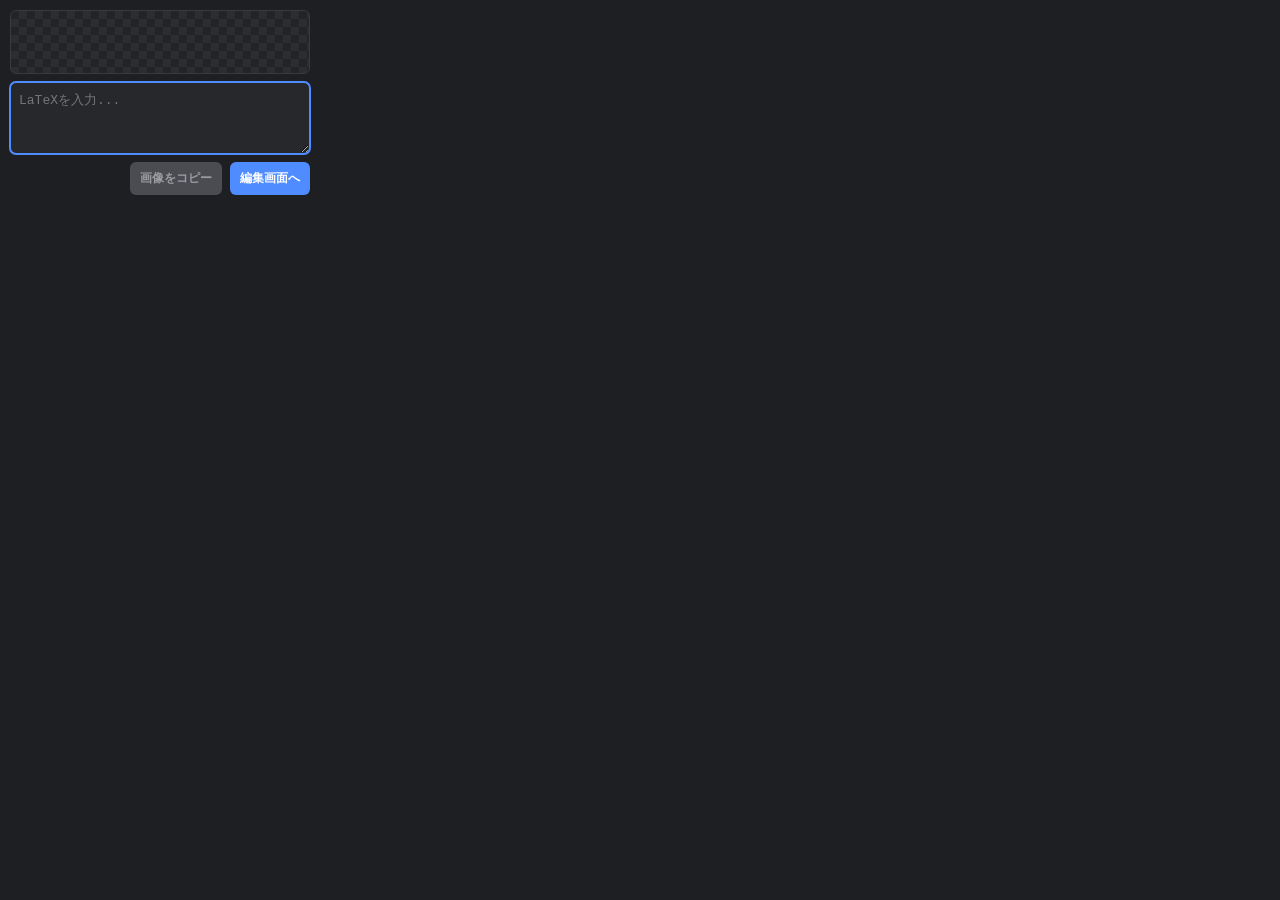
<file: equashare/popup.html>
<!doctype html>
<html lang="ja">
<head>
  <meta charset="UTF-8" />
  <meta name="color-scheme" content="light dark" />
  <title>Equashare Quick</title>
  <script type="module" crossorigin src="./assets/popup-AwwFr0zL.js"></script>
  <link rel="modulepreload" crossorigin href="./assets/platform-B_4tsezj.js">
  <link rel="stylesheet" crossorigin href="./assets/platform-DMer9g-y.css">
</head>
<body class="quick-popup-body">
  <div class="quick-popup">
    <div class="quick-popup-preview" id="quickPreview"></div>
    <textarea
      id="quickInput"
      class="quick-popup-input"
      data-i18n-placeholder="quickPopup.placeholder"
      placeholder="LaTeXを入力..."
      autofocus
      spellcheck="false"
    ></textarea>
    <div class="quick-popup-row">
      <span id="quickStatus" class="quick-popup-status" role="status" aria-live="polite"></span>
      <button id="quickCopyBtn" type="button" data-i18n="quickPopup.copy" data-i18n-title="quickPopup.copy.title">
        画像をコピー
      </button>
      <button id="quickOpenMainBtn" type="button" data-i18n="quickPopup.openMain">編集画面へ</button>
    </div>
  </div>
</body>
</html>
</file>
<file: shell.css>
/* 共通の外枠(サイドバー・トップバー・検索)と配色トークン。
   ホーム・教科書ページ・漸化式の問題生成で共通に読み込む。 */

:root,
:root[data-theme="dark"] {
  color-scheme: dark;
  --bg: #121110;
  --side: #171614;
  --panel: #1e1d1b;
  --active: #2a2825;
  --line: #2f2d2a;
  --line-strong: #47443f;
  --text: #eceae6;
  --sub: #cfcbc4;
  --muted: #a8a39b;
  --accent: #f2b84b;
  --on-accent: #2a1d05;
  --tint: #3a2c10;
  --danger: #f0a58f;
  --danger-bg: #3a1f17;
  --danger-line: #5c3427;
  --book-0: #ef8354;
  --book-1: #c9a7eb;
  --book-2: #8fc7a3;
  --book-3: #e6c86e;
  --book-4: #7fc4d6;
  --book-5: #e79bb8;
}

:root[data-theme="light"] {
  color-scheme: light;
  --bg: #f5f4f1;
  --side: #eeede9;
  --panel: #ffffff;
  --active: #e4e2dd;
  --line: #e2e0db;
  --line-strong: #cbc8c2;
  --text: #1c1b19;
  --sub: #45423d;
  --muted: #67635c;
  --accent: #b63a24;
  --on-accent: #ffffff;
  --tint: #f9e7e2;
  --danger: #9d3b26;
  --danger-bg: #fbf0e9;
  --danger-line: #e4d2c6;
  --book-0: #d39a2c;
  --book-1: #8e5cc4;
  --book-2: #2f8a63;
  --book-3: #b5651d;
  --book-4: #2c7d93;
  --book-5: #b4477a;
}

:root {
  --font: "IBM Plex Sans JP", "Hiragino Sans", "Yu Gothic", sans-serif;
  --mono: "IBM Plex Mono", ui-monospace, "SFMono-Regular", Menlo, monospace;
  --sidebar: 256px;
  font-family: var(--font);
  font-synthesis: none;
  text-rendering: optimizeLegibility;
}

body.shell {
  margin: 0;
  min-width: 320px;
  min-height: 100vh;
  display: grid;
  grid-template-columns: var(--sidebar) minmax(0, 1fr);
  background: var(--bg);
  color: var(--text);
  font-family: var(--font);
}

.shell *,
.shell *::before,
.shell *::after { box-sizing: border-box; }
.shell [hidden] { display: none !important; }
.shell a { color: var(--text); }
.shell a:hover { color: var(--accent); }
.shell :focus-visible { outline: 2px solid var(--accent); outline-offset: 2px; }

.shell-skip {
  position: fixed;
  top: 8px;
  left: 8px;
  z-index: 100;
  padding: 10px 14px;
  border-radius: 8px;
  background: var(--accent);
  color: var(--on-accent);
  font-weight: 700;
  transform: translateY(-160%);
}
.shell-skip:focus { transform: none; }

/* Sidebar */
.shell-sidebar {
  position: sticky;
  top: 0;
  height: 100vh;
  overflow-y: auto;
  display: flex;
  flex-direction: column;
  gap: 22px;
  padding: 20px 14px;
  border-right: 1px solid var(--line);
  background: var(--side);
}
.shell-brand {
  display: flex;
  align-items: center;
  gap: 10px;
  min-height: 44px;
  padding: 0 8px;
  font-size: 16px;
  font-weight: 700;
  text-decoration: none;
}
.shell-brand-mark { display: flex; flex-direction: column; gap: 3px; }
.shell-brand-mark span { width: 18px; height: 4px; border-radius: 2px; background: var(--accent); }
.shell-brand-mark span:nth-child(2) { width: 14px; }
.shell-search-button {
  display: flex;
  align-items: center;
  justify-content: space-between;
  width: 100%;
  min-height: 44px;
  padding: 0 12px;
  border: 1px solid var(--line);
  border-radius: 8px;
  background: var(--bg);
  color: var(--muted);
  font: inherit;
  font-size: 14px;
  cursor: pointer;
}
.shell-search-button:hover { border-color: var(--line-strong); color: var(--text); }
.shell-kbd {
  padding: 1px 7px;
  border: 1px solid var(--line-strong);
  border-radius: 4px;
  font-family: var(--mono);
  font-size: 12px;
}
.shell-nav { display: flex; flex-direction: column; gap: 18px; font-size: 14px; }
.shell-nav-group { display: flex; flex-direction: column; gap: 2px; }
.shell-nav-label {
  margin: 0 0 4px;
  padding: 0 10px;
  font-family: var(--mono);
  font-size: 12px;
  color: var(--muted);
}
.shell-nav a {
  display: flex;
  align-items: center;
  gap: 10px;
  min-height: 40px;
  padding: 6px 10px;
  border-radius: 8px;
  color: var(--sub);
  line-height: 1.4;
  text-decoration: none;
}
.shell-nav a:hover { background: var(--active); color: var(--text); }
.shell-nav a[aria-current="page"] { background: var(--active); color: var(--text); font-weight: 600; }
.shell-dot { flex: 0 0 8px; width: 8px; height: 8px; border-radius: 50%; background: var(--dot, var(--muted)); }
.shell-nav a .shell-dot { align-self: flex-start; margin-top: 0.5em; }
.shell-sidebar-foot {
  margin-top: auto;
  display: flex;
  flex-direction: column;
  gap: 2px;
  font-size: 13px;
}
.shell-sidebar-foot a {
  display: flex;
  align-items: center;
  min-height: 40px;
  padding: 0 10px;
  color: var(--muted);
}

/* Main column */
.shell-main { min-width: 0; display: flex; flex-direction: column; }
.shell-topbar {
  position: sticky;
  top: 0;
  z-index: 20;
  display: flex;
  align-items: center;
  gap: 12px;
  min-height: 60px;
  padding: 0 32px;
  border-bottom: 1px solid var(--line);
  background: color-mix(in srgb, var(--bg) 92%, transparent);
  backdrop-filter: blur(8px);
  font-size: 14px;
  color: var(--muted);
}
.shell-crumbs { flex: 1 1 auto; min-width: 0; overflow: hidden; white-space: nowrap; text-overflow: ellipsis; }
.shell-crumbs a { color: var(--muted); }
.shell-crumbs [aria-current="page"] { color: var(--text); }
.shell-icon-button {
  flex: 0 0 auto;
  display: grid;
  place-items: center;
  width: 44px;
  height: 44px;
  border: 1px solid var(--line);
  border-radius: 8px;
  background: transparent;
  color: var(--text);
  cursor: pointer;
}
.shell-icon-button:hover { border-color: var(--line-strong); }
.shell-menu-button { display: none; }
.shell-footer {
  margin-top: auto;
  display: flex;
  flex-wrap: wrap;
  justify-content: space-between;
  gap: 8px 20px;
  padding: 24px 32px 32px;
  border-top: 1px solid var(--line);
  font-size: 13px;
  color: var(--muted);
}
.shell-footer a { color: var(--muted); }
.shell-backdrop { display: none; }

/* Search dialog */
.shell-search {
  width: min(640px, calc(100vw - 32px));
  max-height: min(70vh, 640px);
  margin: 12vh auto auto;
  padding: 0;
  border: 1px solid var(--line-strong);
  border-radius: 14px;
  background: var(--panel);
  color: var(--text);
  box-shadow: 0 24px 64px rgb(0 0 0 / 0.45);
}
.shell-search::backdrop { background: rgb(0 0 0 / 0.5); }
.shell-search-form { display: flex; flex-direction: column; max-height: inherit; }
.shell-search-field {
  display: flex;
  align-items: center;
  gap: 10px;
  padding: 12px 16px;
  border-bottom: 1px solid var(--line);
}
.shell-search-field input {
  flex: 1 1 auto;
  min-width: 0;
  min-height: 44px;
  border: 0;
  background: transparent;
  color: var(--text);
  font: inherit;
  font-size: 16px;
  outline: none;
}
.shell .shell-search-field input:focus-visible { outline: none; }
.shell-search-field:focus-within { background: var(--active); }
.shell-search-results { margin: 0; padding: 8px; overflow-y: auto; list-style: none; }
.shell-search-results a {
  display: flex;
  flex-direction: column;
  gap: 2px;
  padding: 10px 12px;
  border-radius: 8px;
  text-decoration: none;
}
.shell-search-results a:hover,
.shell-search-results a:focus-visible { background: var(--active); }
.shell-search-results small { color: var(--muted); font-size: 12px; }
.shell-search-results mark { background: var(--tint); color: var(--accent); border-radius: 2px; }
.shell-search-empty { padding: 18px 16px; color: var(--muted); font-size: 14px; }

@media (max-width: 959px) {
  body.shell { grid-template-columns: minmax(0, 1fr); }
  .shell-sidebar {
    position: fixed;
    inset: 0 auto 0 0;
    z-index: 60;
    width: min(300px, 86vw);
    transform: translateX(-100%);
    visibility: hidden;
    transition: transform .2s ease, visibility .2s;
  }
  body.shell-open .shell-sidebar { transform: none; visibility: visible; }
  body.shell-open .shell-backdrop {
    display: block;
    position: fixed;
    inset: 0;
    z-index: 50;
    background: rgb(0 0 0 / 0.5);
  }
  .shell-menu-button { display: grid; }
  .shell-topbar { padding: 0 16px; gap: 10px; }
  .shell-footer { padding: 20px 16px 28px; }
}

@media (prefers-reduced-motion: reduce) {
  .shell *, .shell *::before, .shell *::after { transition: none !important; scroll-behavior: auto !important; }
}

@media print {
  :root[data-theme="dark"],
  :root[data-theme="light"],
  :root {
    color-scheme: light;
    --bg: #ffffff; --side: #ffffff; --panel: #ffffff; --active: #ffffff;
    --line: #cccccc; --line-strong: #999999;
    --text: #000000; --sub: #222222; --muted: #444444;
    --accent: #000000; --on-accent: #ffffff; --tint: #f2f2f2;
  }
  body.shell { display: block; }
  .shell-sidebar, .shell-topbar, .shell-footer, .shell-skip, .shell-backdrop, .shell-search { display: none !important; }
}
</file>
<file: styles.css>
/* ホームと教科書ページの本文。配色トークンと外枠は shell.css。 */

.page {
  width: 100%;
  max-width: 1120px;
  padding: 36px 32px 56px;
  display: flex;
  flex-direction: column;
  gap: 40px;
}
.page h1 { margin: 0; font-size: 30px; font-weight: 700; line-height: 1.35; }
.page h2 { margin: 0; font-size: 18px; font-weight: 700; line-height: 1.5; }
.page h3 { margin: 0; font-size: 18px; font-weight: 700; line-height: 1.5; }
.page p { margin: 0; }
.page-head { display: flex; flex-direction: column; gap: 8px; }
.page-head p { font-size: 15px; color: var(--muted); }
.eyebrow { font-family: var(--mono); font-size: 12px; font-weight: 400; color: var(--muted); }
.muted { color: var(--muted); font-size: 14px; line-height: 1.75; }
.section-head { display: flex; align-items: baseline; justify-content: space-between; gap: 12px; margin-bottom: 14px; }

.panel {
  display: flex;
  flex-direction: column;
  gap: 14px;
  min-width: 0;
  padding: 22px;
  border: 1px solid var(--line);
  border-radius: 12px;
  background: var(--panel);
}

/* Buttons */
.button {
  display: inline-flex;
  align-items: center;
  justify-content: center;
  gap: 6px;
  min-height: 44px;
  padding: 0 16px;
  border: 1px solid var(--line-strong);
  border-radius: 8px;
  background: transparent;
  color: var(--text);
  font: inherit;
  font-size: 14px;
  font-weight: 600;
  text-align: center;
  text-decoration: none;
  white-space: nowrap;
  cursor: pointer;
}
.shell a.button:hover, .button:hover { border-color: var(--text); color: var(--text); }
.shell .button-solid { border-color: var(--text); background: var(--text); color: var(--bg); font-weight: 700; }
.shell a.button-solid:hover { background: var(--sub); border-color: var(--sub); color: var(--bg); }
.shell .button-accent { border-color: var(--accent); background: var(--accent); color: var(--on-accent); font-weight: 700; }
.shell a.button-accent:hover { border-color: var(--accent); background: color-mix(in srgb, var(--accent) 85%, var(--text)); color: var(--on-accent); }
.shell .button[aria-disabled="true"],
.shell a.button[aria-disabled="true"]:hover {
  border-color: var(--line);
  background: transparent;
  color: var(--muted);
  cursor: default;
}
.button-row { display: flex; flex-wrap: wrap; gap: 8px; }

/* Resume */
.resume {
  display: flex;
  flex-wrap: wrap;
  align-items: center;
  gap: 20px 32px;
  padding: 24px 28px;
  border: 1px solid var(--line);
  border-left: 4px solid var(--dot, var(--accent));
  border-radius: 12px;
  background: var(--panel);
}
.resume[hidden] { display: none; }
.resume-copy { flex: 1 1 320px; min-width: 0; display: flex; flex-direction: column; gap: 6px; }
.resume-copy h2 { font-size: 22px; }

/* Book cards */
.book-grid { display: grid; grid-template-columns: repeat(auto-fill, minmax(min(100%, 280px), 1fr)); gap: 14px; }
.book-card {
  display: flex;
  flex-direction: column;
  gap: 10px;
  min-width: 0;
  padding: 20px;
  border: 1px solid var(--line);
  border-radius: 12px;
  background: var(--panel);
}
.book-card:hover { border-color: var(--line-strong); }
.book-category { display: flex; align-items: center; gap: 8px; }
.book-category .shell-dot { flex: 0 0 8px; }
.book-card h3 a { text-decoration: none; word-break: auto-phrase; }
.book-card .description { font-size: 14px; line-height: 1.75; color: var(--muted); }
.book-meta { margin-top: auto !important; font-family: var(--mono); font-size: 12px; color: var(--muted); }
.card-actions { display: flex; gap: 8px; }
.card-actions .button { flex: 1 1 0; min-width: 0; padding: 0 10px; }
.load-error { padding: 24px; border: 1px dashed var(--danger-line); border-radius: 12px; color: var(--danger); background: var(--danger-bg); }

/* Drill and updates */
.split { display: grid; grid-template-columns: repeat(auto-fit, minmax(min(100%, 340px), 1fr)); gap: 14px; }
.level-grid { display: grid; grid-template-columns: repeat(3, minmax(0, 1fr)); gap: 6px; }
.level-grid button {
  min-height: 48px;
  border: 1px solid var(--line);
  border-radius: 8px;
  background: var(--bg);
  color: var(--text);
  font: inherit;
  font-size: 13px;
  cursor: pointer;
}
.level-grid button b { font-family: var(--mono); font-weight: 500; }
.level-grid button:hover { border-color: var(--line-strong); }
.level-grid button[aria-pressed="true"] { border-color: var(--accent); background: var(--tint); color: var(--accent); }
.button-row .button { flex: 1 1 140px; }
.tool-strip .button-row .button { flex: 0 1 auto; }
.update-list { list-style: none; margin: 0; padding: 0; font-size: 14px; }
.update-list li { display: flex; gap: 14px; padding: 10px 0; border-bottom: 1px solid var(--line); line-height: 1.6; }
.update-list li:last-child { border-bottom: 0; }
.update-list time { flex: 0 0 84px; padding-top: 2px; font-family: var(--mono); font-size: 12px; color: var(--muted); }
.update-list .shell-dot { display: inline-block; margin-right: 8px; vertical-align: 1px; }

.tool-strip {
  display: flex;
  flex-wrap: wrap;
  align-items: center;
  justify-content: space-between;
  gap: 14px 24px;
  padding: 20px 22px;
  border: 1px dashed var(--line-strong);
  border-radius: 12px;
}
.tool-strip > div:first-child { flex: 1 1 320px; display: flex; flex-direction: column; gap: 4px; }
.tool-strip h2 { font-size: 16px; }
.footer-links { display: flex; flex-wrap: wrap; gap: 4px 20px; }

/* Book page */
.book-layout { display: flex; flex-wrap: wrap; align-items: flex-start; gap: 32px 40px; }
.book-body { flex: 999 1 520px; min-width: 0; display: flex; flex-direction: column; gap: 24px; }
.book-head { display: flex; flex-direction: column; gap: 12px; }
.book-head h1 { font-size: 34px; word-break: auto-phrase; }
.book-head .description { max-width: 640px; font-size: 15px; line-height: 1.85; color: var(--sub); }
.chips { display: flex; flex-wrap: wrap; gap: 6px; font-family: var(--mono); font-size: 12px; color: var(--sub); }
.chips span { padding: 3px 9px; border: 1px solid var(--line-strong); border-radius: 999px; }
.book-head .button-row .button { flex: 0 1 200px; }

.tabs { display: flex; gap: 4px; border-bottom: 1px solid var(--line); overflow-x: auto; }
.tabs [role="tab"] {
  flex: 0 0 auto;
  min-height: 44px;
  margin-bottom: -1px;
  padding: 0 16px;
  border: 0;
  border-bottom: 2px solid transparent;
  background: transparent;
  color: var(--muted);
  font: inherit;
  font-size: 14px;
  cursor: pointer;
}
.tabs [role="tab"][aria-selected="true"] { border-bottom-color: var(--accent); color: var(--text); font-weight: 600; }
.tabs [role="tab"]:hover { color: var(--text); }

.list-panel { list-style: none; margin: 0; padding: 0; border: 1px solid var(--line); border-radius: 12px; overflow: hidden; background: var(--panel); }
.list-panel > li { border-bottom: 1px solid var(--line); }
.list-panel > li:last-child { border-bottom: 0; }
.toc-row { display: flex; align-items: center; gap: 6px 16px; flex-wrap: wrap; padding: 14px 20px; }
.toc-index { flex: 0 0 28px; font-family: var(--mono); font-size: 13px; color: var(--muted); }
.toc-title { flex: 1 1 240px; min-width: 0; font-weight: 600; font-size: 16px; line-height: 1.5; }
.toc-title a { text-decoration: none; }
.toc-title a:hover { text-decoration: underline; text-underline-offset: 4px; }
.toc-page { font-family: var(--mono); font-size: 12px; color: var(--muted); }
.toc-row:target, li:target > .toc-row { background: var(--tint); }
.toc-sections { margin: 0; padding: 0 20px 14px 64px; list-style: none; display: flex; flex-direction: column; gap: 2px; font-size: 14px; }
.toc-sections li { display: flex; justify-content: space-between; gap: 12px; line-height: 1.6; }
.toc-sections a { color: var(--sub); text-decoration: none; }
.toc-sections a:hover { text-decoration: underline; text-underline-offset: 4px; }
.toc-sections .toc-page { flex: 0 0 auto; }
details.toc-more > summary {
  padding: 0 20px 12px 64px;
  color: var(--muted);
  font-size: 13px;
  cursor: pointer;
  list-style: none;
}
details.toc-more > summary::-webkit-details-marker { display: none; }
details.toc-more > summary::before { content: "＋ "; }
details.toc-more[open] > summary::before { content: "− "; }
.toc-chip {
  display: inline-flex;
  align-items: center;
  gap: 8px;
  min-height: 36px;
  padding: 0 12px;
  border: 1px solid var(--line-strong);
  border-radius: 999px;
  font-size: 13px;
  text-decoration: none;
}
.toc-chip-accent { border-color: transparent; background: var(--tint); color: var(--accent); font-weight: 600; }
.shell a.toc-chip-accent:hover { color: var(--accent); text-decoration: underline; }
.history-row { display: flex; flex-wrap: wrap; align-items: center; gap: 6px 16px; padding: 14px 20px; font-size: 14px; }
.history-row .version { flex: 0 0 100px; font-family: var(--mono); font-weight: 500; }
.history-row time { flex: 0 0 100px; font-family: var(--mono); color: var(--muted); }
.history-row .badge { padding: 1px 8px; border-radius: 999px; background: var(--tint); color: var(--accent); font-size: 12px; }
.empty-note { padding: 20px; color: var(--muted); font-size: 14px; line-height: 1.8; }

.about-grid { display: grid; grid-template-columns: repeat(auto-fit, minmax(min(100%, 220px), 1fr)); gap: 12px; }
.about-grid .panel { padding: 18px; gap: 8px; }
.about-grid h3 { font-size: 15px; font-weight: 600; }
.tags { display: flex; flex-wrap: wrap; gap: 6px; }

.book-info { flex: 1 1 260px; min-width: 0; display: flex; flex-direction: column; gap: 14px; font-size: 14px; }
.book-info dl { margin: 0; display: grid; grid-template-columns: auto 1fr; gap: 10px 16px; }
.book-info dt { color: var(--muted); }
.book-info dd { margin: 0; font-family: var(--mono); overflow-wrap: anywhere; }
.info-links { display: flex; flex-direction: column; gap: 2px; padding-top: 12px; border-top: 1px solid var(--line); }
.info-links a { display: flex; align-items: center; min-height: 40px; color: var(--sub); }
.info-links a[aria-disabled="true"] { color: var(--muted); pointer-events: none; }

@media (max-width: 959px) {
  .page { padding: 28px 20px 48px; gap: 32px; }
}
@media (max-width: 480px) {
  .page { padding: 24px 16px 40px; }
  .page h1 { font-size: 26px; }
  .book-head h1 { font-size: 28px; }
  .resume { padding: 20px; }
  .panel { padding: 18px; }
  .book-card { padding: 18px; }
  .card-actions .button { padding: 0 6px; font-size: 13px; }
  .toc-row { padding: 12px 16px; }
  .toc-sections { padding: 0 16px 12px 24px; }
  details.toc-more > summary { padding: 0 16px 12px 24px; }
  .history-row { padding: 12px 16px; }
}
</file>
<file: equashare/assets/platform-DMer9g-y.css>
:root,:root[data-theme=dark]{--bg: #1e1f22;--panel: #26282c;--border: #383a40;--text: #e6e6e6;--muted: #9a9ca1;--accent: #4f8cff;--accent-hover: #6fa1ff;--danger: #e04040;--success: #56c98a;--checker-a: #2c2d31;--checker-b: #232427}:root[data-theme=light]{--bg: #f5f6f8;--panel: #ffffff;--border: #d9dce1;--text: #1c1d1f;--muted: #6b6e76;--accent: #3568d4;--accent-hover: #2952b3;--danger: #c62828;--success: #1f8a55;--checker-a: #e8e9ec;--checker-b: #f5f6f8}:root{--ui-scale: 1;--tmpl-scale: 1}*{box-sizing:border-box}*{scrollbar-color:var(--border) var(--panel);scrollbar-width:thin}*::-webkit-scrollbar{width:10px;height:10px}*::-webkit-scrollbar-track{background:var(--panel)}*::-webkit-scrollbar-thumb{background:var(--border);border-radius:5px}*::-webkit-scrollbar-thumb:hover{background:var(--muted)}html,body{margin:0;height:100%;background:var(--bg);color:var(--text);font-family:Segoe UI,Yu Gothic UI,Hiragino Sans,sans-serif;font-size:calc(var(--ui-scale) * 14px)}.app{display:flex;flex-direction:column;height:100vh}.titlebar{display:flex;align-items:center;gap:12px;padding:10px 16px;border-bottom:1px solid var(--border);-webkit-app-region:drag}.titlebar h1{font-size:calc(var(--ui-scale) * 15px);font-weight:600;margin:0;display:inline-flex;align-items:center;gap:6px}.unsaved-dot{display:inline-block;width:7px;height:7px;border-radius:50%;background:var(--accent)}.status{font-size:calc(var(--ui-scale) * 12px);color:var(--muted);min-height:1.2em;flex:1}.status.ok{color:var(--success)}.status.err{color:var(--danger)}.icon-btn{-webkit-app-region:no-drag;background:transparent;border:1px solid var(--border);color:var(--text);width:calc(var(--ui-scale) * 30px);height:calc(var(--ui-scale) * 30px);padding:0;border-radius:6px;font-size:calc(var(--ui-scale) * 14px);line-height:1;display:inline-flex;align-items:center;justify-content:center}.icon-btn:hover{background:var(--panel)}.main{flex:1;display:flex;min-height:0}.editor-pane{display:flex;flex-direction:column;flex:0 0 auto;width:380px;min-width:260px;max-width:75vw;overflow:hidden}.coding-part{display:flex;flex-direction:column;gap:10px;padding:10px 14px;flex:1 1 auto;min-height:140px;overflow-y:auto}.output-part{display:flex;flex-direction:column;gap:10px;padding:10px 14px 14px;flex:0 0 auto;min-height:120px;overflow-y:auto}.splitter{flex:0 0 auto;background:transparent;position:relative;z-index:2}.splitter:after{content:"";position:absolute;background:var(--border)}.splitter-h{height:9px;margin:-4px 14px 0;cursor:row-resize}.splitter-h:after{left:0;right:0;top:4px;height:1px}.splitter-h:hover:after,.splitter-h.active:after{background:var(--accent);height:2px;top:3.5px}.splitter-v{width:9px;cursor:col-resize;border-right:1px solid var(--border)}.splitter-v:after{top:0;bottom:0;left:4px;width:1px}.splitter-v:hover:after,.splitter-v.active:after{background:var(--accent);width:2px;left:3.5px}label{font-size:calc(var(--ui-scale) * 12px);color:var(--muted)}.editor-toolbar{display:flex;align-items:center;justify-content:flex-end;gap:8px}.editor-toolbar select{background:var(--panel);color:var(--text);border:1px solid var(--border);border-radius:6px;padding:4px 6px;font-size:calc(var(--ui-scale) * 12px);max-width:55%}.template-buttons{display:flex;flex-wrap:wrap;gap:6px}.template-buttons button.tmpl{background:var(--panel);color:var(--text);border:1px solid var(--border);border-radius:5px;padding:calc(var(--tmpl-scale) * 4px) calc(var(--tmpl-scale) * 9px);font-size:calc(var(--tmpl-scale) * 12px);font-weight:500;font-family:Cascadia Code,Consolas,monospace}.template-buttons button.tmpl:hover{background:var(--border)}.template-buttons button.tmpl-sym{font-size:calc(var(--tmpl-scale) * 15px);line-height:1}.template-buttons button.vector-btn{display:inline-flex;flex-direction:column;align-items:center;justify-content:center;line-height:1;padding:calc(var(--tmpl-scale) * 2px) calc(var(--tmpl-scale) * 9px) calc(var(--tmpl-scale) * 4px) calc(var(--tmpl-scale) * 9px);gap:0}.vector-btn .vector-arrow{font-size:calc(var(--tmpl-scale) * 11px);transform:scaleX(1.3);margin-bottom:-2px}.vector-btn .vector-base{font-size:calc(var(--tmpl-scale) * 12px)}.tmpl-dropdown{position:relative;display:inline-block}.tmpl-dropdown button.tmpl-trigger{background:var(--panel);color:var(--text);border:1px solid var(--border);border-radius:5px;padding:calc(var(--tmpl-scale) * 4px) calc(var(--tmpl-scale) * 9px);font-size:calc(var(--tmpl-scale) * 17px);line-height:1;font-weight:700;font-family:Cascadia Code,Consolas,monospace;cursor:pointer}.tmpl-dropdown button.tmpl-trigger:hover{background:var(--border)}.tmpl-dropdown-menu{display:none;position:fixed;padding:5px;gap:4px;background:var(--panel);border:1px solid var(--border);border-radius:6px;box-shadow:0 6px 18px #0000004d;z-index:1000}.tmpl-dropdown-menu.open{display:flex}.tmpl-dropdown-menu button.tmpl{min-width:calc(var(--tmpl-scale) * 28px);text-align:center}.editor-wrap{display:flex;flex:1 1 auto;min-height:160px;border:1px solid var(--border);border-radius:6px;overflow:hidden;background:var(--panel);position:relative}.gutter{flex-shrink:0;padding:10px 0;text-align:right;color:var(--muted);font-family:Cascadia Code,Consolas,monospace;font-size:calc(var(--ui-scale) * 13px);line-height:1.6;user-select:none;overflow:hidden;background:var(--bg);border-right:1px solid var(--border)}.gutter-line{padding:0 8px}.gutter-line-error{background:var(--danger);color:#fff}.input-stack{position:relative;flex:1 1 auto;min-width:0;height:100%;overflow:hidden}.gutter-inner,.input-overlay{will-change:transform}.input-overlay,textarea#input{position:absolute;inset:0;margin:0;padding:10px;font-family:Cascadia Code,Consolas,monospace;font-size:calc(var(--ui-scale) * 13px);line-height:1.6;white-space:pre}.input-overlay{color:var(--text);overflow:visible;pointer-events:none;user-select:none}.bracket-depth-0{color:#e0b23a}.bracket-depth-1{color:#c586c5}.bracket-depth-2{color:#5cb3e0}.bracket-unmatched{color:var(--danger);text-decoration:underline wavy var(--danger)}textarea#input{z-index:1;height:100%;resize:none;background:transparent;color:transparent;caret-color:var(--text);border:none;overflow-x:auto}textarea#input:focus{outline:none}select:focus,input:focus,textarea:focus,button:focus-visible{outline:2px solid var(--accent);outline-offset:-1px}.settings{display:grid;grid-template-columns:1fr 1fr;gap:10px}.settings-colors{margin-top:-2px}.checkbox-field{display:flex;align-items:center;gap:6px;font-size:calc(var(--ui-scale) * 12px);color:var(--muted);margin-top:-2px;cursor:pointer}.checkbox-field input[type=checkbox]{flex-shrink:0}.field{display:flex;flex-direction:column;gap:4px}.field input,.field select{background:var(--panel);color:var(--text);border:1px solid var(--border);border-radius:6px;padding:6px 8px;font-size:calc(var(--ui-scale) * 13px)}.field input[type=color]{padding:2px;height:32px}.actions{display:flex;flex-direction:column;gap:8px;margin-top:4px}.actions button.secondary{margin-top:0}.dropdown{position:relative}#btnOtherCopy{width:100%}.dropdown-menu{position:absolute;top:100%;left:0;right:0;z-index:1000;margin-top:4px;display:flex;flex-direction:column;gap:2px;background:var(--panel);border:1px solid var(--border);border-radius:6px;box-shadow:0 6px 18px #00000059;padding:4px}.dropdown-menu.hidden{display:none}.dropdown-menu button{width:100%;margin:0;text-align:left;background:transparent;color:var(--text);border:none}.dropdown-menu button:hover{background:var(--accent);color:#fff}button{background:var(--accent);color:#fff;border:none;border-radius:6px;padding:calc(var(--ui-scale) * 10px) calc(var(--ui-scale) * 12px);font-size:calc(var(--ui-scale) * 13px);font-weight:600;cursor:pointer;transition:background .12s ease}.actions button{padding:calc(var(--tmpl-scale) * 10px) calc(var(--tmpl-scale) * 12px);font-size:calc(var(--tmpl-scale) * 13px)}button:hover{background:var(--accent-hover)}button.secondary{background:transparent;border:1px solid var(--border);color:var(--text);margin-top:4px}button.secondary:hover{background:var(--panel)}button:disabled{background:#4a4c52;color:var(--muted);cursor:not-allowed}button:disabled:hover{background:#4a4c52}:root[data-theme=light] button:disabled{background:#c8ccd4;color:#8a8e96}:root[data-theme=light] button:disabled:hover{background:#c8ccd4}button.btn-success{background:var(--success);color:#fff;border:none}button.btn-success:hover{filter:brightness(1.08)}button.btn-success:disabled{background:#4a4c52;color:var(--muted);filter:none}:root[data-theme=light] button.btn-success:disabled{background:#c8ccd4;color:#8a8e96}button.btn-danger{background:var(--danger);color:#fff;border:none}button.btn-danger:hover{filter:brightness(1.08)}button.btn-danger:disabled{background:#4a4c52;color:var(--muted);filter:none}:root[data-theme=light] button.btn-danger:disabled{background:#c8ccd4;color:#8a8e96}.hidden{display:none!important}.preview-pane{display:flex;flex-direction:column;flex:1;min-width:200px;padding:14px;min-height:0}.preview-toolbar{display:flex;align-items:center;justify-content:space-between;margin-bottom:6px}.zoom-controls{display:flex;align-items:center;gap:6px}.zoom-controls span{font-size:calc(var(--ui-scale) * 12px);color:var(--muted);min-width:3.5em;text-align:center}.preview-wrap{flex:1;overflow:auto;background:linear-gradient(45deg,var(--checker-a) 25%,transparent 25%),linear-gradient(-45deg,var(--checker-a) 25%,transparent 25%),linear-gradient(45deg,transparent 75%,var(--checker-a) 75%),linear-gradient(-45deg,transparent 75%,var(--checker-a) 75%);background-size:20px 20px;background-position:0 0,0 10px,10px -10px,-10px 0px;background-color:var(--checker-b);border:1px solid var(--border);border-radius:8px;display:flex;align-items:flex-start;justify-content:flex-start;padding:20px;cursor:grab}.preview-wrap.panning{cursor:grabbing}.preview{transition:transform .06s ease-out}.preview svg{display:block;max-width:none;overflow:visible}.help-overlay{position:fixed;inset:0;background:#0000008c;display:flex;align-items:center;justify-content:center;z-index:100;padding:40px}.help-panel{background:var(--bg);border:none;border-radius:10px;max-width:720px;width:100%;max-height:100%;display:flex;flex-direction:column;overflow:hidden}.help-header{display:flex;align-items:center;justify-content:space-between;padding:14px 18px;border-bottom:1px solid var(--border)}.help-header-actions{display:flex;align-items:center;gap:6px}.help-header-actions .icon-btn.hidden{display:none}.help-header h2{margin:0;font-size:calc(var(--ui-scale) * 16px)}.help-version{font-size:calc(var(--ui-scale) * 12px);font-weight:400;color:var(--muted)}.help-body{padding:4px 22px 22px;overflow-y:auto;line-height:1.7;font-size:calc(var(--ui-scale) * 13px)}.help-body h3{font-size:calc(var(--ui-scale) * 13px);color:var(--accent);margin:18px 0 6px}.help-body h3:first-child{margin-top:14px}.help-body ul{margin:0;padding-left:1.3em}.help-body li{margin-bottom:4px}.help-body code{background:var(--panel);border:1px solid var(--border);border-radius:4px;padding:1px 5px;font-family:Cascadia Code,Consolas,monospace;font-size:calc(var(--ui-scale) * 12px)}.help-body .err-sample{color:var(--danger);font-weight:600}.help-body p{margin:6px 0}.suggest-popup{position:fixed;z-index:1000;min-width:160px;max-width:320px;max-height:220px;overflow-y:auto;background:var(--panel);border:1px solid var(--border);border-radius:6px;box-shadow:0 6px 18px #00000059;padding:4px}.bracket-highlight-box{position:fixed;z-index:5;box-sizing:border-box;border:1.5px solid var(--accent);border-radius:3px;pointer-events:none}.bracket-highlight-box.bracket-highlight-unmatched{border-color:var(--danger)}.suggest-item{display:flex;align-items:baseline;justify-content:space-between;gap:10px;padding:5px 8px;border-radius:4px;font-family:Cascadia Code,Consolas,monospace;font-size:calc(var(--ui-scale) * 12.5px);cursor:pointer;color:var(--text)}.suggest-item .suggest-item-source{font-family:inherit;font-size:calc(var(--ui-scale) * 10.5px);color:var(--muted);flex-shrink:0}.suggest-item:hover,.suggest-item.active{background:var(--accent);color:#fff}.suggest-item:hover .suggest-item-source,.suggest-item.active .suggest-item-source{color:#fffc}.settings-panel{max-width:480px}.settings-panel.template-manage-active,.help-panel.history-panel{max-width:960px}.settings-row{display:flex;align-items:center;justify-content:space-between;gap:12px;padding:10px 0;border-bottom:1px solid var(--border)}.settings-row:last-of-type{border-bottom:none}.settings-row label{color:var(--text);font-size:calc(var(--ui-scale) * 13px)}.settings-row select{background:var(--panel);color:var(--text);border:1px solid var(--border);border-radius:6px;padding:5px 8px;font-size:calc(var(--ui-scale) * 13px)}.settings-row input[type=number]{background:var(--panel);color:var(--text);border:1px solid var(--border);border-radius:6px;padding:5px 8px;font-size:calc(var(--ui-scale) * 13px);width:80px}.settings-section-title{margin:18px 0 2px;font-size:calc(var(--ui-scale) * 13px);font-weight:700;color:var(--text)}.settings-section-desc{margin:0 0 6px;font-size:calc(var(--ui-scale) * 12px);color:var(--muted);line-height:1.5}.toggle-btn{min-width:64px;padding:calc(var(--ui-scale) * 6px) calc(var(--ui-scale) * 14px);font-size:calc(var(--ui-scale) * 13px);font-weight:700;border-radius:6px;border:1px solid transparent;cursor:pointer;transition:background .12s ease,color .12s ease,border-color .12s ease;box-sizing:border-box}.toggle-btn.toggle-on{background:var(--accent);color:#fff;border-color:var(--accent)}.toggle-btn.toggle-on:hover{background:var(--accent-hover);border-color:var(--accent-hover)}.toggle-btn.toggle-off{background:var(--panel);color:var(--muted);border-color:var(--border)}.toggle-btn.toggle-off:hover{background:var(--border);color:var(--text)}.settings-row-dir{align-items:center}.dir-picker{display:flex;gap:6px;flex:1 1 auto;min-width:0;justify-content:flex-end}.dir-picker input{flex:1 1 auto;min-width:0;height:calc(var(--ui-scale) * 30px);background:var(--bg);color:var(--muted);border:1px solid var(--border);border-radius:6px;padding:5px 8px;font-size:calc(var(--ui-scale) * 12px)}.dir-picker button{flex-shrink:0;height:calc(var(--ui-scale) * 30px);padding:5px 10px;font-size:calc(var(--ui-scale) * 12px)}.settings-nav-btn{width:100%;margin-top:14px;text-align:left}.range-field{display:flex;align-items:center;gap:8px}.range-field input[type=range]{accent-color:var(--accent);width:120px}.range-value{font-size:calc(var(--ui-scale) * 12px);color:var(--muted);min-width:3.2em;text-align:right}.template-manage-header{display:flex;align-items:center;gap:10px;margin-bottom:10px}.template-manage-header h3{margin:0;font-size:calc(var(--ui-scale) * 16px)}.template-manage-empty{color:var(--muted);font-size:calc(var(--ui-scale) * 13px)}.template-list{display:flex;flex-direction:column;gap:10px}.template-item{border:1px solid var(--border);border-radius:8px;padding:12px 14px;display:flex;align-items:center;gap:16px}.template-item-preview{flex-shrink:0;width:220px;height:150px;background:var(--panel);border:1px solid var(--border);border-radius:6px;display:flex;align-items:center;justify-content:center;overflow:hidden}.template-item-preview svg{max-width:100%;max-height:100%}.template-item-info{flex:1 1 auto;min-width:0}.template-item-name{font-size:calc(var(--ui-scale) * 14px);font-weight:600;white-space:nowrap;overflow:hidden;text-overflow:ellipsis;display:block}.template-item-actions{flex-shrink:0;display:flex;gap:6px}.template-item-actions button{padding:6px 12px;font-size:calc(var(--ui-scale) * 12.5px);margin-top:0}.history-clear-all{margin-top:14px}.history-item-meta{color:var(--muted);font-size:calc(var(--ui-scale) * 12px);display:block;margin-top:2px}.template-edit-bar{display:flex;align-items:center;gap:6px;padding:6px 16px;background:var(--panel);border-bottom:1px solid var(--accent);color:var(--text);font-size:calc(var(--ui-scale) * 12px)}.confirm-panel{max-width:380px}.template-name-input{width:100%;background:var(--panel);color:var(--text);border:1px solid var(--border);border-radius:6px;padding:8px 10px;font-size:calc(var(--ui-scale) * 13px)}.modal-actions{display:flex;justify-content:flex-end;gap:8px;margin-top:14px}.modal-actions button{margin-top:0}.modal-actions-vertical{flex-direction:column;align-items:stretch}.quick-popup-body{margin:0;width:320px;background:var(--bg);color:var(--text);font-family:system-ui,-apple-system,Segoe UI,sans-serif}.quick-popup{display:flex;flex-direction:column;gap:8px;padding:10px}.quick-popup-preview{min-height:64px;max-height:160px;overflow:auto;background-image:linear-gradient(45deg,var(--checker-a) 25%,transparent 25%),linear-gradient(-45deg,var(--checker-a) 25%,transparent 25%),linear-gradient(45deg,transparent 75%,var(--checker-a) 75%),linear-gradient(-45deg,transparent 75%,var(--checker-a) 75%);background-size:16px 16px;background-position:0 0,0 8px,8px -8px,-8px 0px;background-color:var(--checker-b);border:1px solid var(--border);border-radius:6px;display:flex;align-items:center;justify-content:center;padding:6px}.quick-popup-preview svg{max-width:100%;height:auto}.quick-popup-preview-error{color:var(--danger);font-size:12px;padding:4px}.quick-popup-input{width:100%;min-height:72px;resize:vertical;box-sizing:border-box;background:var(--panel);color:var(--text);border:1px solid var(--border);border-radius:6px;padding:8px;font-family:SFMono-Regular,Consolas,Liberation Mono,Menlo,monospace;font-size:13px}.quick-popup-row{display:flex;align-items:center;justify-content:space-between;gap:8px}.quick-popup-status{font-size:12px;color:var(--muted);flex:1;min-width:0;overflow:hidden;text-overflow:ellipsis;white-space:nowrap}.quick-popup-status.err{color:var(--danger)}.quick-popup-status.ok{color:var(--success)}.quick-popup-row button{margin-top:0;white-space:nowrap;padding:8px 10px;font-size:12px}
</file>
